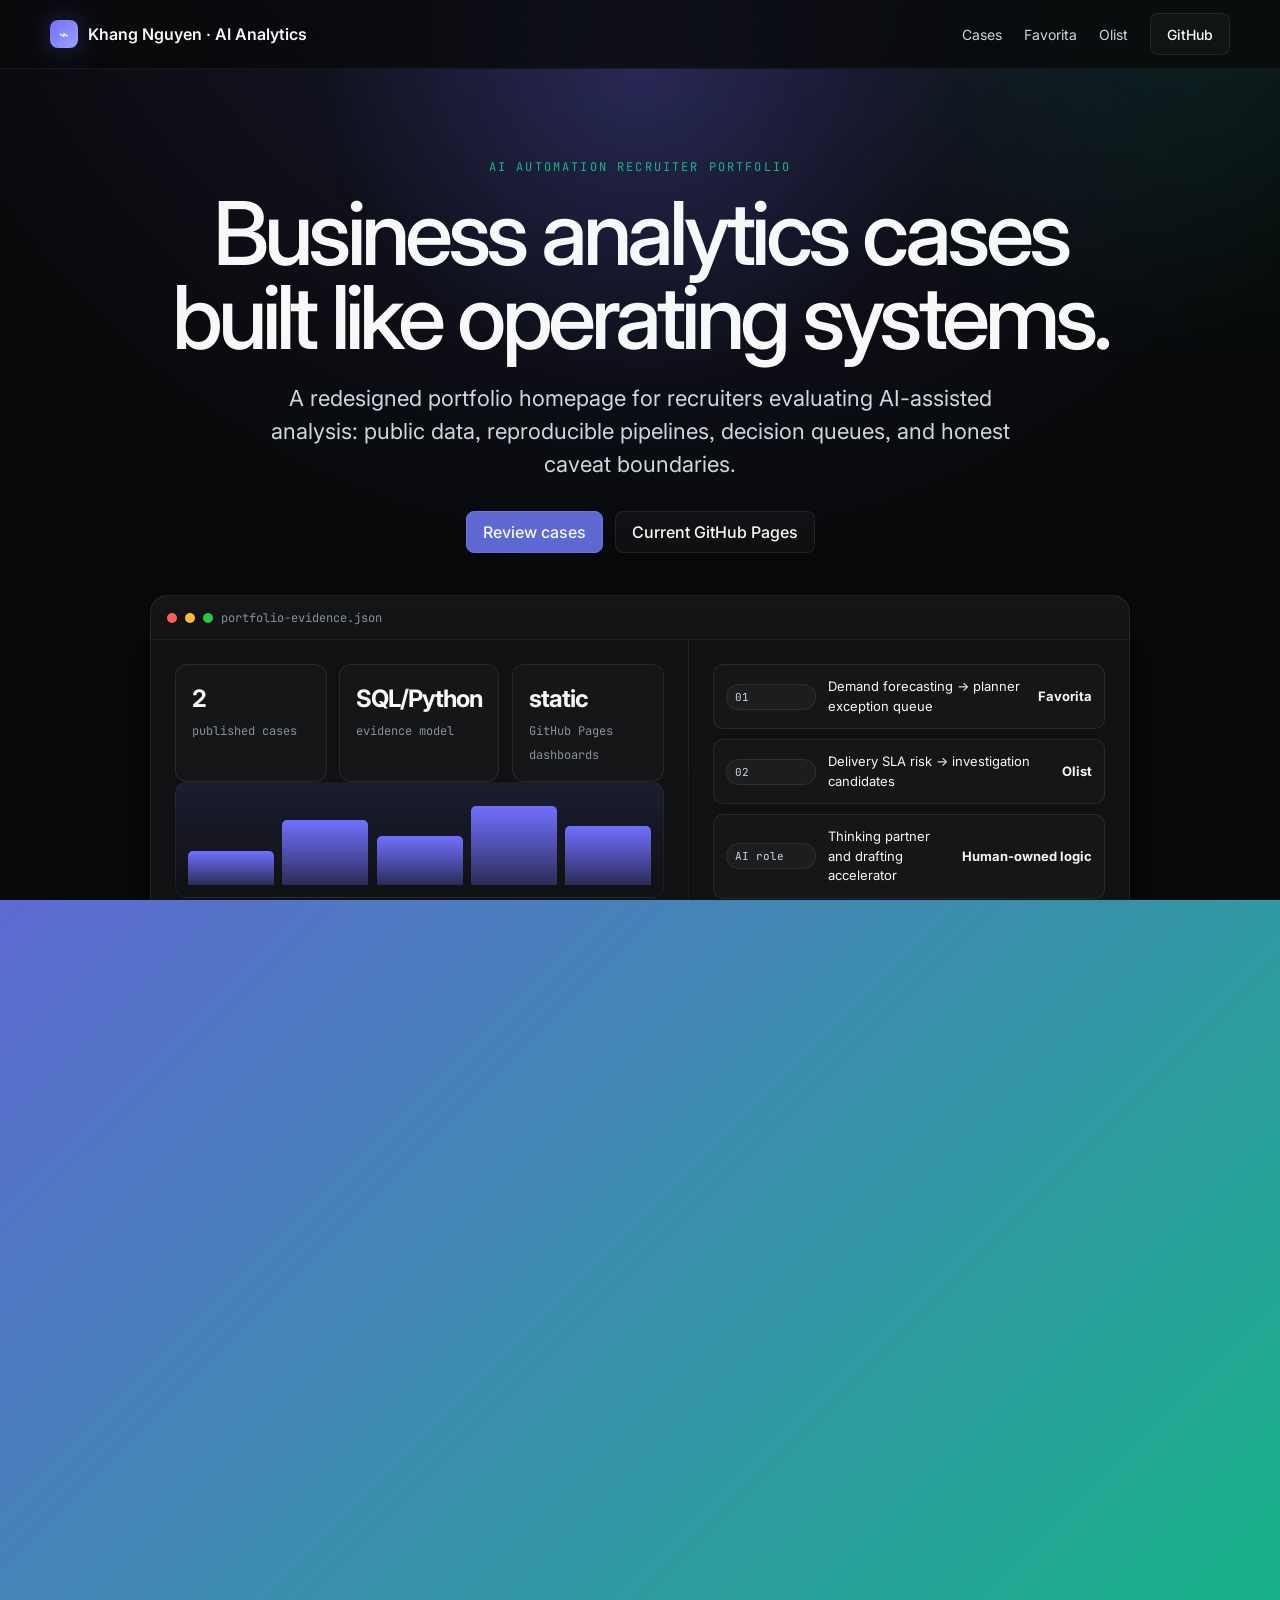
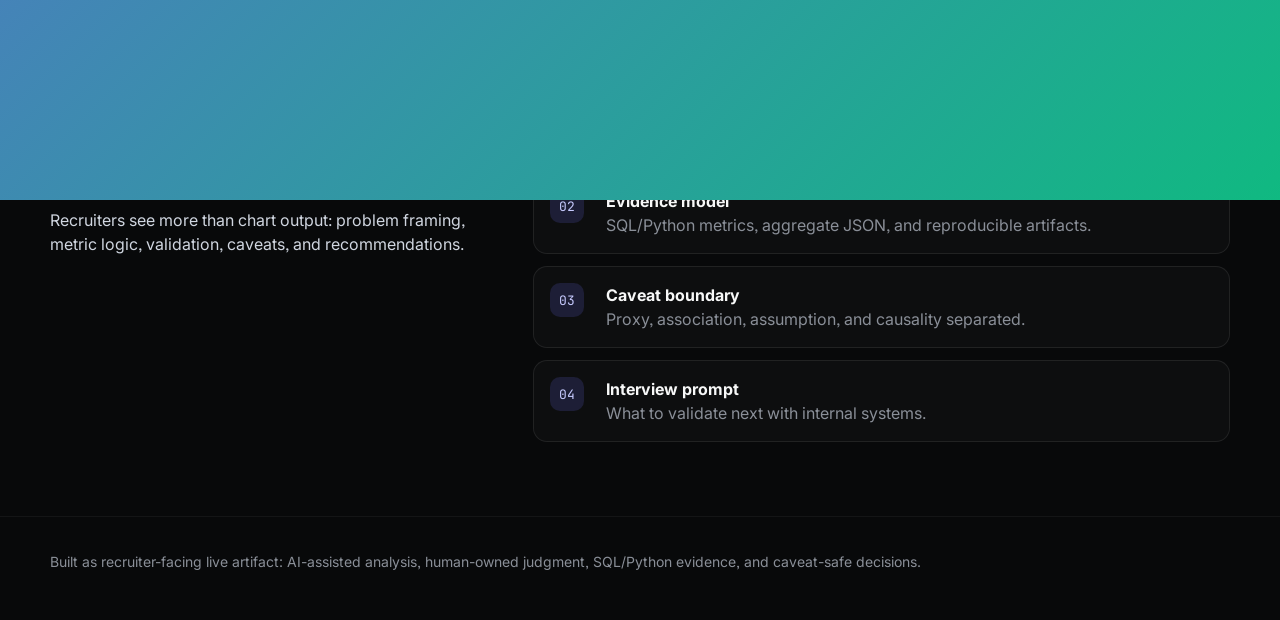
<file: docs/index.html>
<!doctype html><html lang="en"><head><meta charset="utf-8"><meta name="viewport" content="width=device-width,initial-scale=1"><link href="https://fonts.googleapis.com/css2?family=Inter:wght@300;400;500;600&family=JetBrains+Mono:wght@400;500&display=swap" rel="stylesheet"><title>AI Automation Analytics Portfolio</title><style>
:root{--bg:#08090a;--panel:#0f1011;--surface:#191a1b;--surface2:#23252a;--fg:#f7f8f8;--muted:#8a8f98;--body:#d0d6e0;--border:rgba(255,255,255,.08);--hair:rgba(255,255,255,.05);--accent:#7170ff;--accent2:#10b981;--warn:#f59e0b;--font:'Inter',-apple-system,BlinkMacSystemFont,'Segoe UI',system-ui,sans-serif;--mono:'JetBrains Mono',ui-monospace,SFMono-Regular,Menlo,monospace}*{box-sizing:border-box}html{scroll-behavior:smooth}body{margin:0;background:radial-gradient(circle at 50% -10%,rgba(113,112,255,.18),transparent 32%),var(--bg);color:var(--fg);font-family:var(--font);font-feature-settings:'cv01','ss03';line-height:1.5}a{color:inherit;text-decoration:none}.wrap{width:min(1180px,calc(100% - 40px));margin:auto}.nav{position:sticky;top:0;z-index:20;background:rgba(8,9,10,.78);backdrop-filter:blur(18px);border-bottom:1px solid var(--hair)}.nav-in{height:68px;display:flex;align-items:center;justify-content:space-between}.brand{display:flex;gap:10px;align-items:center;font-weight:590}.mark{width:28px;height:28px;border-radius:8px;background:linear-gradient(135deg,var(--accent),#9aa2ff);display:grid;place-items:center;box-shadow:0 0 32px rgba(113,112,255,.35)}.links{display:flex;gap:22px;align-items:center;color:var(--body);font-size:14px}.btn{display:inline-flex;align-items:center;justify-content:center;gap:8px;min-height:42px;padding:0 16px;border:1px solid var(--border);border-radius:8px;background:rgba(255,255,255,.03);color:var(--fg);font-weight:510;cursor:pointer}.btn.primary{background:#5e6ad2;border-color:#6e76df}.btn:hover{background:rgba(255,255,255,.07)}.hero{padding:92px 0 54px;text-align:center}.kicker{font:12px/1 var(--mono);letter-spacing:.18em;text-transform:uppercase;color:var(--accent2);margin-bottom:18px}.hero h1{font-size:clamp(46px,7vw,88px);line-height:.96;letter-spacing:-.055em;margin:0 auto 22px;max-width:980px;font-weight:510}.lead{font-size:clamp(18px,2vw,22px);color:var(--body);max-width:760px;margin:0 auto 30px}.cta{display:flex;gap:12px;justify-content:center;flex-wrap:wrap}.console{margin:42px auto 0;max-width:980px;border:1px solid var(--border);border-radius:18px;background:linear-gradient(180deg,rgba(255,255,255,.05),rgba(255,255,255,.02));box-shadow:0 20px 80px rgba(0,0,0,.36);overflow:hidden;text-align:left}.bar{height:44px;border-bottom:1px solid var(--hair);display:flex;align-items:center;gap:8px;padding:0 16px;color:var(--muted);font:12px var(--mono)}.dot{width:10px;height:10px;border-radius:99px;background:#3e3e44}.dot:nth-child(1){background:#ff5f57}.dot:nth-child(2){background:#febc2e}.dot:nth-child(3){background:#28c840}.dash{display:grid;grid-template-columns:1.1fr .9fr;gap:1px;background:var(--hair)}.pane{background:#101113;padding:24px}.metric-grid{display:grid;grid-template-columns:repeat(3,1fr);gap:12px}.metric{border:1px solid var(--border);border-radius:12px;padding:16px;background:rgba(255,255,255,.025)}.metric b{display:block;font-size:24px;letter-spacing:-.04em}.metric span{font:12px var(--mono);color:var(--muted)}.queue{display:grid;gap:10px}.row{display:grid;grid-template-columns:90px 1fr auto;gap:12px;align-items:center;padding:12px;border:1px solid var(--border);border-radius:10px;background:rgba(255,255,255,.025);font-size:13px}.pill{font:11px var(--mono);color:var(--body);border:1px solid var(--border);border-radius:999px;padding:5px 8px;background:rgba(255,255,255,.03)}section{padding:74px 0}.section-head{display:flex;justify-content:space-between;gap:24px;align-items:end;margin-bottom:24px}.section-head h2{font-size:clamp(32px,4vw,52px);line-height:1;letter-spacing:-.04em;margin:0;font-weight:510}.section-head p{color:var(--muted);max-width:460px;margin:0}.cards{display:grid;grid-template-columns:repeat(2,1fr);gap:18px}.card{border:1px solid var(--border);border-radius:18px;background:rgba(255,255,255,.025);padding:24px;position:relative;overflow:hidden}.card h3{font-size:26px;line-height:1.1;letter-spacing:-.03em;margin:10px 0 12px}.card p{color:var(--body);margin:0 0 18px}.proof{display:flex;gap:8px;flex-wrap:wrap;margin:18px 0}.mini-chart{height:116px;border:1px solid var(--hair);border-radius:12px;background:linear-gradient(180deg,rgba(113,112,255,.12),transparent);display:flex;align-items:end;gap:8px;padding:12px}.barv{flex:1;background:linear-gradient(180deg,var(--accent),rgba(113,112,255,.28));border-radius:5px 5px 0 0;min-height:18px}.split{display:grid;grid-template-columns:.8fr 1.2fr;gap:18px}.steps{display:grid;gap:12px}.step{display:grid;grid-template-columns:42px 1fr;gap:14px;padding:16px;border:1px solid var(--border);border-radius:14px;background:rgba(255,255,255,.025)}.num{width:34px;height:34px;border-radius:10px;background:rgba(113,112,255,.16);display:grid;place-items:center;font:13px var(--mono);color:#c7cbff}.footer{border-top:1px solid var(--hair);padding:34px 0 48px;color:var(--muted);font-size:14px}.page-hero{text-align:left}.page-hero h1{max-width:920px;margin-left:0}.detail-grid{display:grid;grid-template-columns:1fr 1fr;gap:18px}.evidence-list{margin:0;padding:0;list-style:none;display:grid;gap:12px}.evidence-list li{padding:14px;border:1px solid var(--border);border-radius:12px;background:rgba(255,255,255,.025);color:var(--body)}.tabbar{display:flex;gap:8px;flex-wrap:wrap;margin-bottom:16px}.tab{border:1px solid var(--border);background:rgba(255,255,255,.03);color:var(--body);border-radius:999px;padding:10px 13px;cursor:pointer}.tab.active{background:#5e6ad2;color:white}.tab-panel{display:none}.tab-panel.active{display:block}.copybox{width:100%;min-height:116px;background:#0b0c0e;color:var(--body);border:1px solid var(--border);border-radius:12px;padding:14px;font:13px/1.55 var(--mono)}@media(max-width:820px){.links{display:none}.dash,.cards,.split,.detail-grid{grid-template-columns:1fr}.section-head{display:block}.metric-grid{grid-template-columns:1fr}.hero{padding-top:64px}.row{grid-template-columns:1fr}.wrap{width:min(100% - 28px,1180px)}}

/* Motion upgrade */
body::before{content:"";position:fixed;inset:-20%;pointer-events:none;z-index:-1;background:radial-gradient(circle at var(--mx,50%) var(--my,20%),rgba(113,112,255,.22),transparent 24%),radial-gradient(circle at 82% 12%,rgba(16,185,129,.12),transparent 22%);filter:blur(8px);transition:opacity .4s}body.is-loading main{opacity:0;transform:translateY(18px) scale(.985);filter:blur(10px)}main{opacity:1;transform:none;filter:none;transition:opacity .75s cubic-bezier(.2,.8,.2,1),transform .75s cubic-bezier(.2,.8,.2,1),filter .75s cubic-bezier(.2,.8,.2,1)}.hero h1,.lead,.cta,.console,.card,.step,.pane,.metric,.evidence-list li{will-change:transform,opacity}.reveal{opacity:0;transform:translateY(34px) scale(.98);filter:blur(8px)}.reveal.in{opacity:1;transform:none;filter:none;transition:opacity .8s cubic-bezier(.2,.8,.2,1),transform .8s cubic-bezier(.2,.8,.2,1),filter .8s cubic-bezier(.2,.8,.2,1);transition-delay:calc(var(--stagger,0)*70ms)}.card,.pane,.step,.metric{transition:transform .35s cubic-bezier(.2,.8,.2,1),border-color .35s,background .35s,box-shadow .35s}.card:hover,.pane:hover,.step:hover,.metric:hover{transform:translateY(-6px);border-color:rgba(113,112,255,.34);box-shadow:0 24px 80px rgba(0,0,0,.28),0 0 0 1px rgba(113,112,255,.08)}.card.tilt{transform:perspective(900px) rotateX(var(--rx,0deg)) rotateY(var(--ry,0deg)) translateY(-4px)}.btn{transition:transform .22s cubic-bezier(.2,.8,.2,1),background .22s,border-color .22s,box-shadow .22s}.btn:hover{transform:translateY(-2px);box-shadow:0 12px 34px rgba(113,112,255,.18)}.btn.primary:hover{box-shadow:0 18px 46px rgba(94,106,210,.32)}.barv{transform-origin:bottom;animation:barRise .9s cubic-bezier(.2,.8,.2,1) both;animation-delay:calc(var(--i,0)*90ms)}.barv:nth-child(1){--i:1}.barv:nth-child(2){--i:2}.barv:nth-child(3){--i:3}.barv:nth-child(4){--i:4}.barv:nth-child(5){--i:5}@keyframes barRise{from{transform:scaleY(.08);opacity:.35}to{transform:scaleY(1);opacity:1}}.row{transition:transform .28s,background .28s,border-color .28s}.row:hover{transform:translateX(8px);background:rgba(113,112,255,.08);border-color:rgba(113,112,255,.22)}.tab{transition:transform .2s,background .25s,color .25s}.tab:hover{transform:translateY(-2px)}.tab-panel{animation:panelIn .34s cubic-bezier(.2,.8,.2,1)}@keyframes panelIn{from{opacity:0;transform:translateY(10px);filter:blur(4px)}to{opacity:1;transform:none;filter:none}}.route-wipe{position:fixed;inset:0;z-index:999;background:linear-gradient(135deg,#5e6ad2,#10b981);transform:translateY(100%);pointer-events:none}.route-wipe.go{animation:wipe .62s cubic-bezier(.76,0,.24,1) forwards}@keyframes wipe{0%{transform:translateY(100%)}50%{transform:translateY(0)}100%{transform:translateY(-100%)}}@media(prefers-reduced-motion:reduce){*,*::before,*::after{animation:none!important;transition:none!important;scroll-behavior:auto!important}.reveal{opacity:1;transform:none;filter:none}}

</style></head><body><nav class="nav"><div class="wrap nav-in"><a class="brand" href="./"><span class="mark">⌁</span><span>Khang Nguyen · AI Analytics</span></a><div class="links"><a href="#cases">Cases</a><a href="demand-forecasting-replenishment/">Favorita</a><a href="inventory-stockout-overstock-analysis/">Olist</a><a class="btn" href="https://github.com/im-khang/data-analytics-stuff">GitHub</a></div></div></nav>
<main>
<section class="hero"><div class="wrap"><div class="kicker">AI automation recruiter portfolio</div><h1>Business analytics cases built like operating systems.</h1><p class="lead">A redesigned portfolio homepage for recruiters evaluating AI-assisted analysis: public data, reproducible pipelines, decision queues, and honest caveat boundaries.</p><div class="cta"><a class="btn primary" href="#cases">Review cases</a><a class="btn" href="./">Current GitHub Pages</a></div><div class="console"><div class="bar"><span class="dot"></span><span class="dot"></span><span class="dot"></span><span>portfolio-evidence.json</span></div><div class="dash"><div class="pane"><div class="metric-grid"><div class="metric"><b>2</b><span>published cases</span></div><div class="metric"><b>SQL/Python</b><span>evidence model</span></div><div class="metric"><b>static</b><span>GitHub Pages dashboards</span></div></div><div class="mini-chart" aria-label="portfolio signal chart"><span class="barv" style="height:38%"></span><span class="barv" style="height:72%"></span><span class="barv" style="height:54%"></span><span class="barv" style="height:88%"></span><span class="barv" style="height:66%"></span></div></div><div class="pane queue"><div class="row"><span class="pill">01</span><span>Demand forecasting → planner exception queue</span><b>Favorita</b></div><div class="row"><span class="pill">02</span><span>Delivery SLA risk → investigation candidates</span><b>Olist</b></div><div class="row"><span class="pill">AI role</span><span>Thinking partner and drafting accelerator</span><b>Human-owned logic</b></div></div></div></div></div></section>
<section id="cases"><div class="wrap"><div class="section-head"><h2>Two case-study subpages, designed for recruiter scan speed.</h2><p>Each case leads with decision question, proof artifacts, caveats, and next interview prompts instead of generic dashboard screenshots.</p></div><div class="cards"><article class="card"><span class="pill">Demand planning case</span><h3>Favorita Planner Exception Queue</h3><p>Baseline forecasts become planner-review candidates using WAPE, MAE, Bias %, Forecast Score, FVA framing, ABC/XYZ segmentation, and replenishment assumptions.</p><div class="proof"><span class="pill">Forecast metrics</span><span class="pill">Planner queue</span><span class="pill">Assumption caveats</span></div><a class="btn primary" href="demand-forecasting-replenishment/">Open case page</a></article><article class="card"><span class="pill">Delivery operations case</span><h3>Olist Delivery SLA Risk</h3><p>Late-delivery exposure, review-score association, and seller/category/region investigation candidates framed without unsupported root-cause claims.</p><div class="proof"><span class="pill">96,470 delivered orders</span><span class="pill">6.77% late rate</span><span class="pill">Candidate ranking</span></div><a class="btn primary" href="inventory-stockout-overstock-analysis/">Open case page</a></article></div></div></section>
<section><div class="wrap split"><div><div class="kicker">Operating system</div><h2 style="font-size:42px;line-height:1;letter-spacing:-.04em;margin:0 0 16px">How every project proves judgment.</h2><p style="color:var(--body)">Recruiters see more than chart output: problem framing, metric logic, validation, caveats, and recommendations.</p></div><div class="steps"><div class="step"><span class="num">01</span><div><b>Stakeholder pain</b><br><span style="color:var(--muted)">Planning, logistics, or operations friction named first.</span></div></div><div class="step"><span class="num">02</span><div><b>Evidence model</b><br><span style="color:var(--muted)">SQL/Python metrics, aggregate JSON, and reproducible artifacts.</span></div></div><div class="step"><span class="num">03</span><div><b>Caveat boundary</b><br><span style="color:var(--muted)">Proxy, association, assumption, and causality separated.</span></div></div><div class="step"><span class="num">04</span><div><b>Interview prompt</b><br><span style="color:var(--muted)">What to validate next with internal systems.</span></div></div></div></div></section>
</main><footer class="footer"><div class="wrap">Built as recruiter-facing live artifact: AI-assisted analysis, human-owned judgment, SQL/Python evidence, and caveat-safe decisions.</div></footer><script>document.body.classList.add('is-loading');requestAnimationFrame(()=>setTimeout(()=>document.body.classList.remove('is-loading'),80));const wipe=document.createElement('div');wipe.className='route-wipe';document.body.appendChild(wipe);document.addEventListener('pointermove',e=>{document.body.style.setProperty('--mx',e.clientX+'px');document.body.style.setProperty('--my',e.clientY+'px')},{passive:true});const revealEls=[...document.querySelectorAll('.hero h1,.lead,.cta,.console,.card,.step,.pane,.metric,.evidence-list li')];revealEls.forEach((el,i)=>{el.classList.add('reveal');el.style.setProperty('--stagger',Math.min(i%6,5))});const io=new IntersectionObserver(entries=>entries.forEach(entry=>{if(entry.isIntersecting){entry.target.classList.add('in');io.unobserve(entry.target)}}),{threshold:.14,rootMargin:'0px 0px -8% 0px'});revealEls.forEach(el=>io.observe(el));document.querySelectorAll('.card').forEach(card=>{card.addEventListener('pointermove',e=>{const r=card.getBoundingClientRect();const x=(e.clientX-r.left)/r.width-.5;const y=(e.clientY-r.top)/r.height-.5;card.classList.add('tilt');card.style.setProperty('--ry',(x*5).toFixed(2)+'deg');card.style.setProperty('--rx',(-y*5).toFixed(2)+'deg')});card.addEventListener('pointerleave',()=>{card.classList.remove('tilt');card.style.removeProperty('--rx');card.style.removeProperty('--ry')})});document.querySelectorAll('a[href$=".html"]').forEach(a=>a.addEventListener('click',e=>{if(e.metaKey||e.ctrlKey||e.shiftKey||e.altKey)return;const href=a.getAttribute('href');if(!href||href.startsWith('#'))return;e.preventDefault();wipe.classList.add('go');setTimeout(()=>location.href=href,360)}));document.querySelectorAll('[data-tabs]').forEach(function(scope){const tabs=scope.querySelectorAll('.tab');const panels=scope.querySelectorAll('.tab-panel');tabs.forEach(tab=>tab.addEventListener('click',()=>{tabs.forEach(t=>t.classList.remove('active'));panels.forEach(p=>p.classList.remove('active'));tab.classList.add('active');const panel=scope.querySelector('#'+tab.dataset.target);if(panel)panel.classList.add('active')}))});document.querySelectorAll('[data-copy]').forEach(btn=>btn.addEventListener('click',()=>{const el=document.querySelector(btn.dataset.copy);navigator.clipboard&&el&&navigator.clipboard.writeText(el.value);btn.textContent='Copied';btn.animate([{transform:'scale(1)'},{transform:'scale(1.06)'},{transform:'scale(1)'}],{duration:260,easing:'cubic-bezier(.2,.8,.2,1)'});setTimeout(()=>btn.textContent='Copy reviewer prompt',1200)}));</script></body></html>
</file>
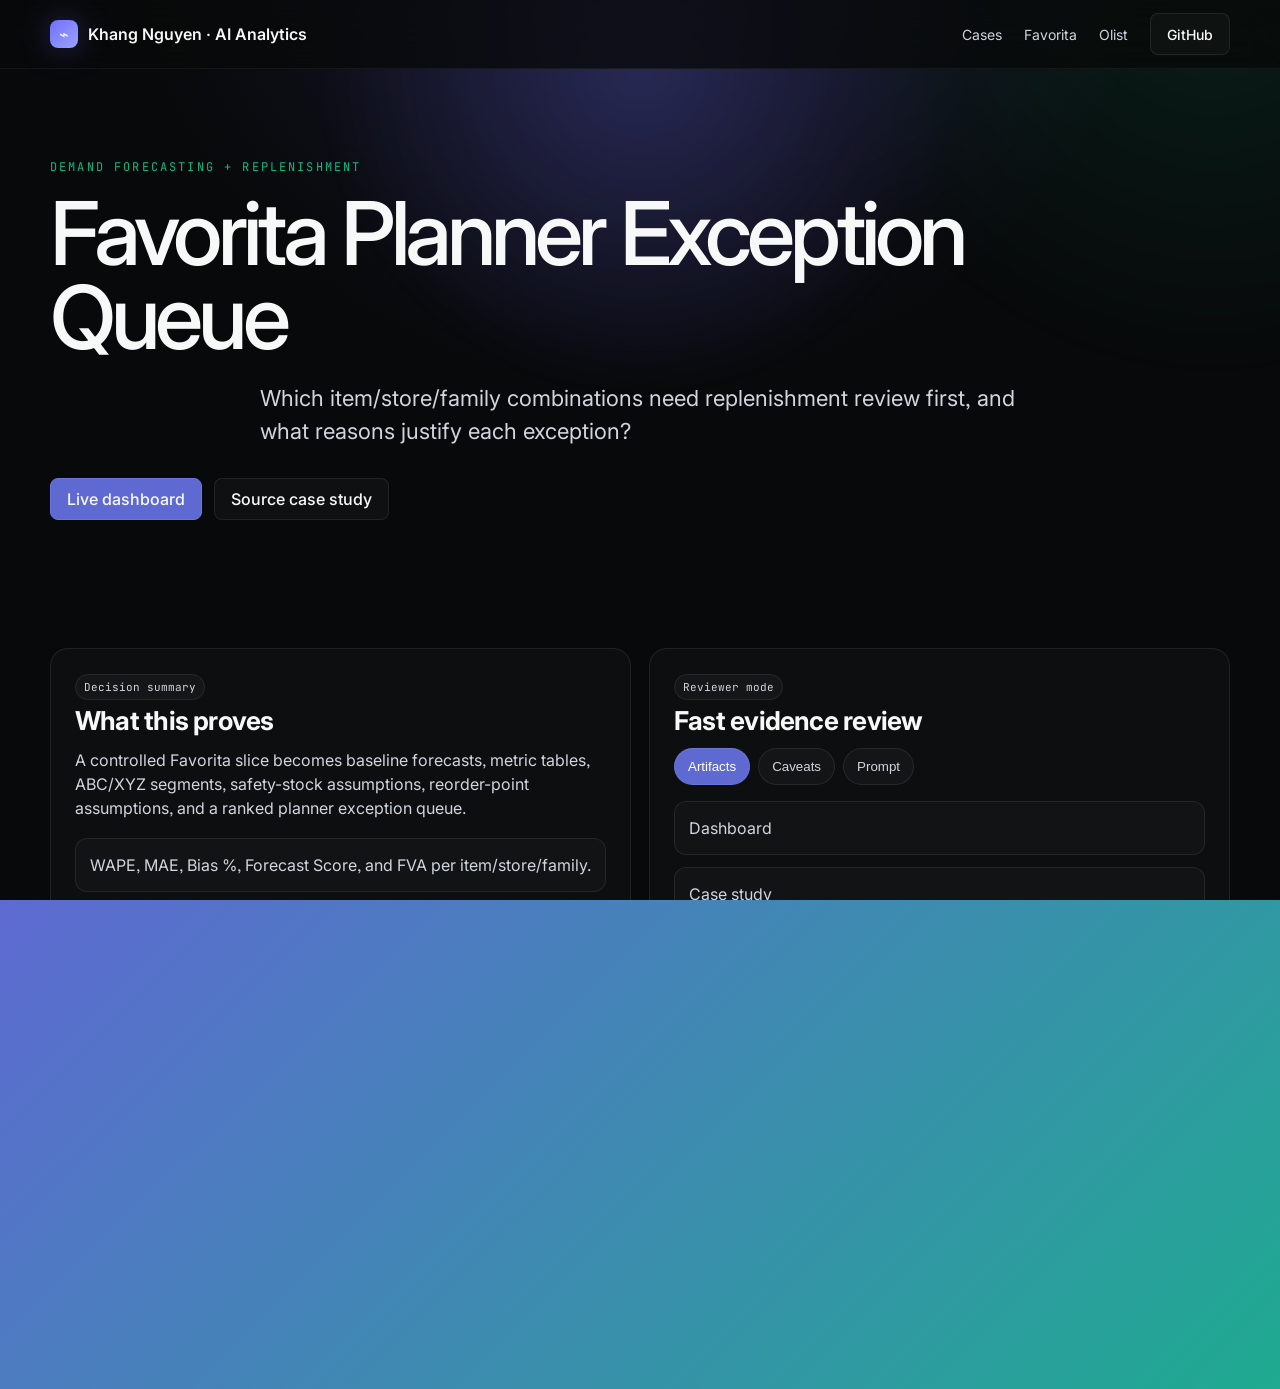
<file: docs/demand-forecasting-replenishment/index.html>
<!doctype html><html lang="en"><head><meta charset="utf-8"><meta name="viewport" content="width=device-width,initial-scale=1"><link href="https://fonts.googleapis.com/css2?family=Inter:wght@300;400;500;600&family=JetBrains+Mono:wght@400;500&display=swap" rel="stylesheet"><title>Favorita Planner Exception Queue</title><style>
:root{--bg:#08090a;--panel:#0f1011;--surface:#191a1b;--surface2:#23252a;--fg:#f7f8f8;--muted:#8a8f98;--body:#d0d6e0;--border:rgba(255,255,255,.08);--hair:rgba(255,255,255,.05);--accent:#7170ff;--accent2:#10b981;--warn:#f59e0b;--font:'Inter',-apple-system,BlinkMacSystemFont,'Segoe UI',system-ui,sans-serif;--mono:'JetBrains Mono',ui-monospace,SFMono-Regular,Menlo,monospace}*{box-sizing:border-box}html{scroll-behavior:smooth}body{margin:0;background:radial-gradient(circle at 50% -10%,rgba(113,112,255,.18),transparent 32%),var(--bg);color:var(--fg);font-family:var(--font);font-feature-settings:'cv01','ss03';line-height:1.5}a{color:inherit;text-decoration:none}.wrap{width:min(1180px,calc(100% - 40px));margin:auto}.nav{position:sticky;top:0;z-index:20;background:rgba(8,9,10,.78);backdrop-filter:blur(18px);border-bottom:1px solid var(--hair)}.nav-in{height:68px;display:flex;align-items:center;justify-content:space-between}.brand{display:flex;gap:10px;align-items:center;font-weight:590}.mark{width:28px;height:28px;border-radius:8px;background:linear-gradient(135deg,var(--accent),#9aa2ff);display:grid;place-items:center;box-shadow:0 0 32px rgba(113,112,255,.35)}.links{display:flex;gap:22px;align-items:center;color:var(--body);font-size:14px}.btn{display:inline-flex;align-items:center;justify-content:center;gap:8px;min-height:42px;padding:0 16px;border:1px solid var(--border);border-radius:8px;background:rgba(255,255,255,.03);color:var(--fg);font-weight:510;cursor:pointer}.btn.primary{background:#5e6ad2;border-color:#6e76df}.btn:hover{background:rgba(255,255,255,.07)}.hero{padding:92px 0 54px;text-align:center}.kicker{font:12px/1 var(--mono);letter-spacing:.18em;text-transform:uppercase;color:var(--accent2);margin-bottom:18px}.hero h1{font-size:clamp(46px,7vw,88px);line-height:.96;letter-spacing:-.055em;margin:0 auto 22px;max-width:980px;font-weight:510}.lead{font-size:clamp(18px,2vw,22px);color:var(--body);max-width:760px;margin:0 auto 30px}.cta{display:flex;gap:12px;justify-content:center;flex-wrap:wrap}.console{margin:42px auto 0;max-width:980px;border:1px solid var(--border);border-radius:18px;background:linear-gradient(180deg,rgba(255,255,255,.05),rgba(255,255,255,.02));box-shadow:0 20px 80px rgba(0,0,0,.36);overflow:hidden;text-align:left}.bar{height:44px;border-bottom:1px solid var(--hair);display:flex;align-items:center;gap:8px;padding:0 16px;color:var(--muted);font:12px var(--mono)}.dot{width:10px;height:10px;border-radius:99px;background:#3e3e44}.dot:nth-child(1){background:#ff5f57}.dot:nth-child(2){background:#febc2e}.dot:nth-child(3){background:#28c840}.dash{display:grid;grid-template-columns:1.1fr .9fr;gap:1px;background:var(--hair)}.pane{background:#101113;padding:24px}.metric-grid{display:grid;grid-template-columns:repeat(3,1fr);gap:12px}.metric{border:1px solid var(--border);border-radius:12px;padding:16px;background:rgba(255,255,255,.025)}.metric b{display:block;font-size:24px;letter-spacing:-.04em}.metric span{font:12px var(--mono);color:var(--muted)}.queue{display:grid;gap:10px}.row{display:grid;grid-template-columns:90px 1fr auto;gap:12px;align-items:center;padding:12px;border:1px solid var(--border);border-radius:10px;background:rgba(255,255,255,.025);font-size:13px}.pill{font:11px var(--mono);color:var(--body);border:1px solid var(--border);border-radius:999px;padding:5px 8px;background:rgba(255,255,255,.03)}section{padding:74px 0}.section-head{display:flex;justify-content:space-between;gap:24px;align-items:end;margin-bottom:24px}.section-head h2{font-size:clamp(32px,4vw,52px);line-height:1;letter-spacing:-.04em;margin:0;font-weight:510}.section-head p{color:var(--muted);max-width:460px;margin:0}.cards{display:grid;grid-template-columns:repeat(2,1fr);gap:18px}.card{border:1px solid var(--border);border-radius:18px;background:rgba(255,255,255,.025);padding:24px;position:relative;overflow:hidden}.card h3{font-size:26px;line-height:1.1;letter-spacing:-.03em;margin:10px 0 12px}.card p{color:var(--body);margin:0 0 18px}.proof{display:flex;gap:8px;flex-wrap:wrap;margin:18px 0}.mini-chart{height:116px;border:1px solid var(--hair);border-radius:12px;background:linear-gradient(180deg,rgba(113,112,255,.12),transparent);display:flex;align-items:end;gap:8px;padding:12px}.barv{flex:1;background:linear-gradient(180deg,var(--accent),rgba(113,112,255,.28));border-radius:5px 5px 0 0;min-height:18px}.split{display:grid;grid-template-columns:.8fr 1.2fr;gap:18px}.steps{display:grid;gap:12px}.step{display:grid;grid-template-columns:42px 1fr;gap:14px;padding:16px;border:1px solid var(--border);border-radius:14px;background:rgba(255,255,255,.025)}.num{width:34px;height:34px;border-radius:10px;background:rgba(113,112,255,.16);display:grid;place-items:center;font:13px var(--mono);color:#c7cbff}.footer{border-top:1px solid var(--hair);padding:34px 0 48px;color:var(--muted);font-size:14px}.page-hero{text-align:left}.page-hero h1{max-width:920px;margin-left:0}.detail-grid{display:grid;grid-template-columns:1fr 1fr;gap:18px}.evidence-list{margin:0;padding:0;list-style:none;display:grid;gap:12px}.evidence-list li{padding:14px;border:1px solid var(--border);border-radius:12px;background:rgba(255,255,255,.025);color:var(--body)}.tabbar{display:flex;gap:8px;flex-wrap:wrap;margin-bottom:16px}.tab{border:1px solid var(--border);background:rgba(255,255,255,.03);color:var(--body);border-radius:999px;padding:10px 13px;cursor:pointer}.tab.active{background:#5e6ad2;color:white}.tab-panel{display:none}.tab-panel.active{display:block}.copybox{width:100%;min-height:116px;background:#0b0c0e;color:var(--body);border:1px solid var(--border);border-radius:12px;padding:14px;font:13px/1.55 var(--mono)}@media(max-width:820px){.links{display:none}.dash,.cards,.split,.detail-grid{grid-template-columns:1fr}.section-head{display:block}.metric-grid{grid-template-columns:1fr}.hero{padding-top:64px}.row{grid-template-columns:1fr}.wrap{width:min(100% - 28px,1180px)}}

/* Motion upgrade */
body::before{content:"";position:fixed;inset:-20%;pointer-events:none;z-index:-1;background:radial-gradient(circle at var(--mx,50%) var(--my,20%),rgba(113,112,255,.22),transparent 24%),radial-gradient(circle at 82% 12%,rgba(16,185,129,.12),transparent 22%);filter:blur(8px);transition:opacity .4s}body.is-loading main{opacity:0;transform:translateY(18px) scale(.985);filter:blur(10px)}main{opacity:1;transform:none;filter:none;transition:opacity .75s cubic-bezier(.2,.8,.2,1),transform .75s cubic-bezier(.2,.8,.2,1),filter .75s cubic-bezier(.2,.8,.2,1)}.hero h1,.lead,.cta,.console,.card,.step,.pane,.metric,.evidence-list li{will-change:transform,opacity}.reveal{opacity:0;transform:translateY(34px) scale(.98);filter:blur(8px)}.reveal.in{opacity:1;transform:none;filter:none;transition:opacity .8s cubic-bezier(.2,.8,.2,1),transform .8s cubic-bezier(.2,.8,.2,1),filter .8s cubic-bezier(.2,.8,.2,1);transition-delay:calc(var(--stagger,0)*70ms)}.card,.pane,.step,.metric{transition:transform .35s cubic-bezier(.2,.8,.2,1),border-color .35s,background .35s,box-shadow .35s}.card:hover,.pane:hover,.step:hover,.metric:hover{transform:translateY(-6px);border-color:rgba(113,112,255,.34);box-shadow:0 24px 80px rgba(0,0,0,.28),0 0 0 1px rgba(113,112,255,.08)}.card.tilt{transform:perspective(900px) rotateX(var(--rx,0deg)) rotateY(var(--ry,0deg)) translateY(-4px)}.btn{transition:transform .22s cubic-bezier(.2,.8,.2,1),background .22s,border-color .22s,box-shadow .22s}.btn:hover{transform:translateY(-2px);box-shadow:0 12px 34px rgba(113,112,255,.18)}.btn.primary:hover{box-shadow:0 18px 46px rgba(94,106,210,.32)}.barv{transform-origin:bottom;animation:barRise .9s cubic-bezier(.2,.8,.2,1) both;animation-delay:calc(var(--i,0)*90ms)}.barv:nth-child(1){--i:1}.barv:nth-child(2){--i:2}.barv:nth-child(3){--i:3}.barv:nth-child(4){--i:4}.barv:nth-child(5){--i:5}@keyframes barRise{from{transform:scaleY(.08);opacity:.35}to{transform:scaleY(1);opacity:1}}.row{transition:transform .28s,background .28s,border-color .28s}.row:hover{transform:translateX(8px);background:rgba(113,112,255,.08);border-color:rgba(113,112,255,.22)}.tab{transition:transform .2s,background .25s,color .25s}.tab:hover{transform:translateY(-2px)}.tab-panel{animation:panelIn .34s cubic-bezier(.2,.8,.2,1)}@keyframes panelIn{from{opacity:0;transform:translateY(10px);filter:blur(4px)}to{opacity:1;transform:none;filter:none}}.route-wipe{position:fixed;inset:0;z-index:999;background:linear-gradient(135deg,#5e6ad2,#10b981);transform:translateY(100%);pointer-events:none}.route-wipe.go{animation:wipe .62s cubic-bezier(.76,0,.24,1) forwards}@keyframes wipe{0%{transform:translateY(100%)}50%{transform:translateY(0)}100%{transform:translateY(-100%)}}@media(prefers-reduced-motion:reduce){*,*::before,*::after{animation:none!important;transition:none!important;scroll-behavior:auto!important}.reveal{opacity:1;transform:none;filter:none}}

</style></head><body><nav class="nav"><div class="wrap nav-in"><a class="brand" href="../"><span class="mark">⌁</span><span>Khang Nguyen · AI Analytics</span></a><div class="links"><a href="../#cases">Cases</a><a href="./">Favorita</a><a href="../inventory-stockout-overstock-analysis/">Olist</a><a class="btn" href="https://github.com/im-khang/data-analytics-stuff">GitHub</a></div></div></nav>
<main><section class="hero page-hero"><div class="wrap"><div class="kicker">Demand forecasting + replenishment</div><h1>Favorita Planner Exception Queue</h1><p class="lead">Which item/store/family combinations need replenishment review first, and what reasons justify each exception?</p><div class="cta" style="justify-content:flex-start"><a class="btn primary" href="./">Live dashboard</a><a class="btn" href="https://github.com/im-khang/data-analytics-stuff/tree/master/case-studies/demand-forecasting-replenishment">Source case study</a></div></div></section><section><div class="wrap detail-grid"><article class="card"><span class="pill">Decision summary</span><h3>What this proves</h3><p>A controlled Favorita slice becomes baseline forecasts, metric tables, ABC/XYZ segments, safety-stock assumptions, reorder-point assumptions, and a ranked planner exception queue.</p><ul class="evidence-list"><li>WAPE, MAE, Bias %, Forecast Score, and FVA per item/store/family.</li><li>Planner queue ranked by demand volume, absolute bias, error, and variability.</li><li>Reason codes include high_volume, under_forecast_bias, over_forecast_bias, high_error, volatile_demand, and replenishment_risk.</li><li>Safety stock and reorder point are transparent planning assumptions, not purchase instructions.</li></ul></article><article class="card" data-tabs><span class="pill">Reviewer mode</span><h3>Fast evidence review</h3><div class="tabbar"><button class="tab active" data-target="panel1">Artifacts</button><button class="tab" data-target="panel2">Caveats</button><button class="tab" data-target="panel3">Prompt</button></div><div id="panel1" class="tab-panel active"><ul class="evidence-list"><li><a href="./">Dashboard</a></li><li><a href="https://github.com/im-khang/data-analytics-stuff/tree/master/case-studies/demand-forecasting-replenishment">Case study</a></li><li><a href="./assets/data/build_metadata.json">Build metadata</a></li><li><a href="https://github.com/im-khang/data-analytics-stuff/tree/master/case-studies/demand-forecasting-replenishment">Code</a></li></ul></div><div id="panel2" class="tab-panel"><p style="color:var(--body)">Claims stay bounded by available public data. Outputs are decision-support candidates, not automated operational instructions or unsupported causal proof.</p></div><div id="panel3" class="tab-panel"><textarea id="prompt" class="copybox">Ask me how I would redesign this case if stock-on-hand, supplier lead-time history, open purchase orders, and service-level targets were available.</textarea><p><button class="btn" data-copy="#prompt">Copy reviewer prompt</button></p></div></article></div></section></main><footer class="footer"><div class="wrap">Built as recruiter-facing live artifact: AI-assisted analysis, human-owned judgment, SQL/Python evidence, and caveat-safe decisions.</div></footer><script>document.body.classList.add('is-loading');requestAnimationFrame(()=>setTimeout(()=>document.body.classList.remove('is-loading'),80));const wipe=document.createElement('div');wipe.className='route-wipe';document.body.appendChild(wipe);document.addEventListener('pointermove',e=>{document.body.style.setProperty('--mx',e.clientX+'px');document.body.style.setProperty('--my',e.clientY+'px')},{passive:true});const revealEls=[...document.querySelectorAll('.hero h1,.lead,.cta,.console,.card,.step,.pane,.metric,.evidence-list li')];revealEls.forEach((el,i)=>{el.classList.add('reveal');el.style.setProperty('--stagger',Math.min(i%6,5))});const io=new IntersectionObserver(entries=>entries.forEach(entry=>{if(entry.isIntersecting){entry.target.classList.add('in');io.unobserve(entry.target)}}),{threshold:.14,rootMargin:'0px 0px -8% 0px'});revealEls.forEach(el=>io.observe(el));document.querySelectorAll('.card').forEach(card=>{card.addEventListener('pointermove',e=>{const r=card.getBoundingClientRect();const x=(e.clientX-r.left)/r.width-.5;const y=(e.clientY-r.top)/r.height-.5;card.classList.add('tilt');card.style.setProperty('--ry',(x*5).toFixed(2)+'deg');card.style.setProperty('--rx',(-y*5).toFixed(2)+'deg')});card.addEventListener('pointerleave',()=>{card.classList.remove('tilt');card.style.removeProperty('--rx');card.style.removeProperty('--ry')})});document.querySelectorAll('a[href$=".html"]').forEach(a=>a.addEventListener('click',e=>{if(e.metaKey||e.ctrlKey||e.shiftKey||e.altKey)return;const href=a.getAttribute('href');if(!href||href.startsWith('#'))return;e.preventDefault();wipe.classList.add('go');setTimeout(()=>location.href=href,360)}));document.querySelectorAll('[data-tabs]').forEach(function(scope){const tabs=scope.querySelectorAll('.tab');const panels=scope.querySelectorAll('.tab-panel');tabs.forEach(tab=>tab.addEventListener('click',()=>{tabs.forEach(t=>t.classList.remove('active'));panels.forEach(p=>p.classList.remove('active'));tab.classList.add('active');const panel=scope.querySelector('#'+tab.dataset.target);if(panel)panel.classList.add('active')}))});document.querySelectorAll('[data-copy]').forEach(btn=>btn.addEventListener('click',()=>{const el=document.querySelector(btn.dataset.copy);navigator.clipboard&&el&&navigator.clipboard.writeText(el.value);btn.textContent='Copied';btn.animate([{transform:'scale(1)'},{transform:'scale(1.06)'},{transform:'scale(1)'}],{duration:260,easing:'cubic-bezier(.2,.8,.2,1)'});setTimeout(()=>btn.textContent='Copy reviewer prompt',1200)}));</script></body></html>
</file>
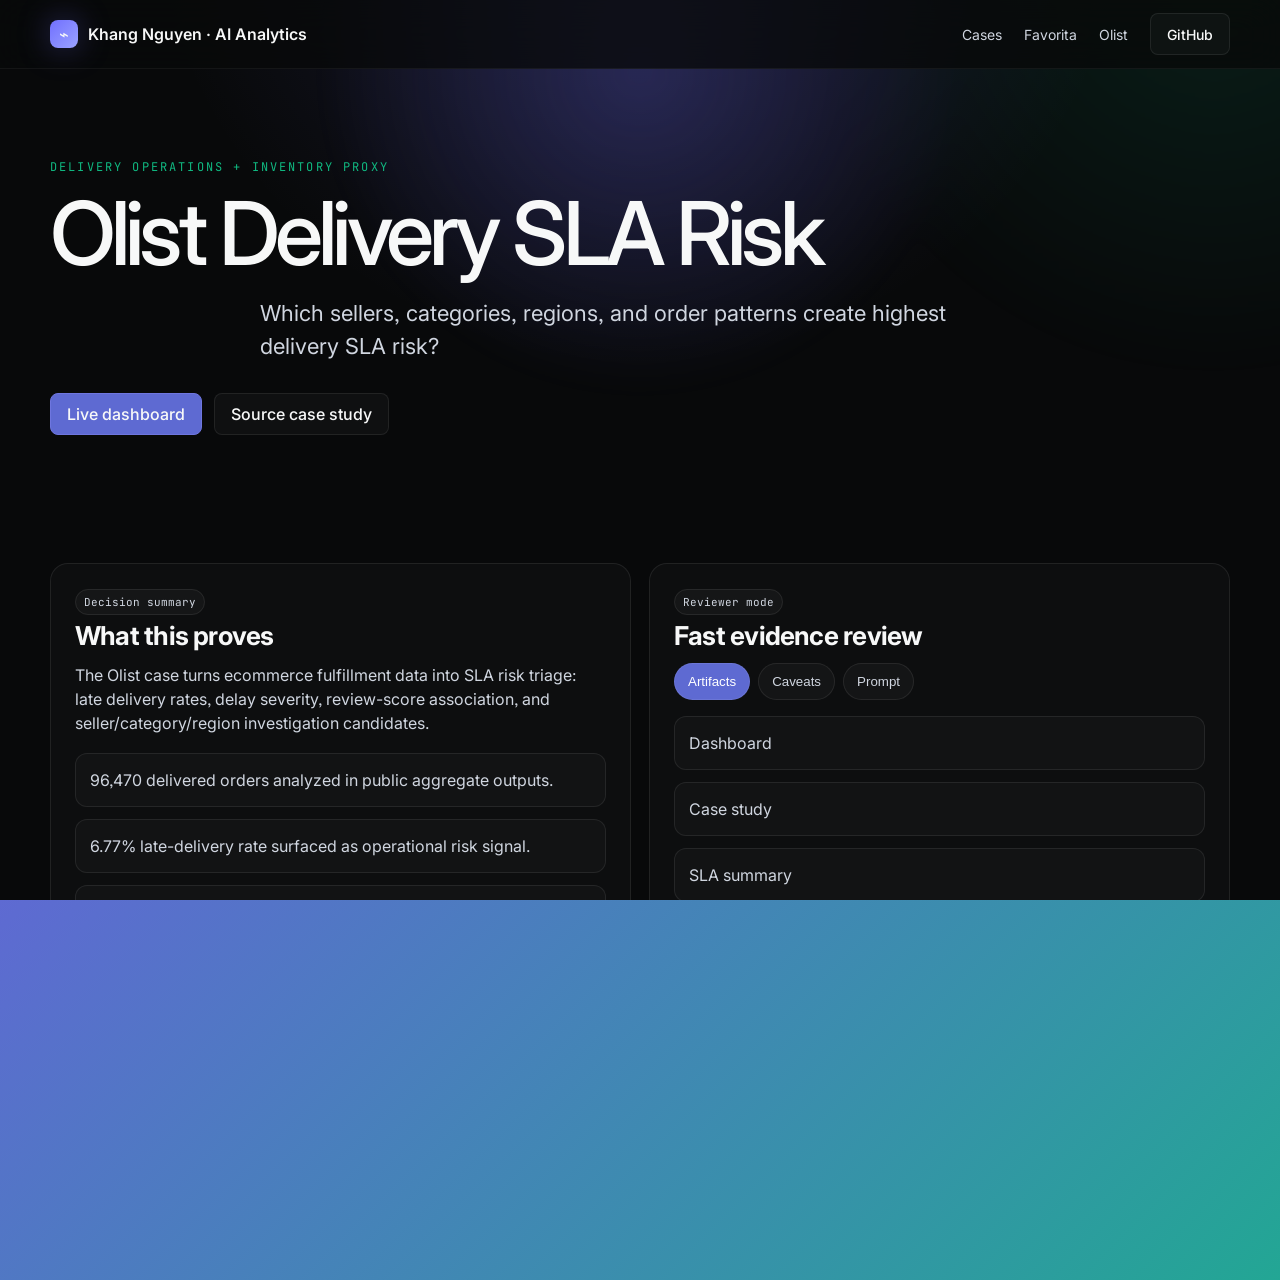
<file: docs/inventory-stockout-overstock-analysis/index.html>
<!doctype html><html lang="en"><head><meta charset="utf-8"><meta name="viewport" content="width=device-width,initial-scale=1"><link href="https://fonts.googleapis.com/css2?family=Inter:wght@300;400;500;600&family=JetBrains+Mono:wght@400;500&display=swap" rel="stylesheet"><title>Olist Delivery SLA Risk</title><style>
:root{--bg:#08090a;--panel:#0f1011;--surface:#191a1b;--surface2:#23252a;--fg:#f7f8f8;--muted:#8a8f98;--body:#d0d6e0;--border:rgba(255,255,255,.08);--hair:rgba(255,255,255,.05);--accent:#7170ff;--accent2:#10b981;--warn:#f59e0b;--font:'Inter',-apple-system,BlinkMacSystemFont,'Segoe UI',system-ui,sans-serif;--mono:'JetBrains Mono',ui-monospace,SFMono-Regular,Menlo,monospace}*{box-sizing:border-box}html{scroll-behavior:smooth}body{margin:0;background:radial-gradient(circle at 50% -10%,rgba(113,112,255,.18),transparent 32%),var(--bg);color:var(--fg);font-family:var(--font);font-feature-settings:'cv01','ss03';line-height:1.5}a{color:inherit;text-decoration:none}.wrap{width:min(1180px,calc(100% - 40px));margin:auto}.nav{position:sticky;top:0;z-index:20;background:rgba(8,9,10,.78);backdrop-filter:blur(18px);border-bottom:1px solid var(--hair)}.nav-in{height:68px;display:flex;align-items:center;justify-content:space-between}.brand{display:flex;gap:10px;align-items:center;font-weight:590}.mark{width:28px;height:28px;border-radius:8px;background:linear-gradient(135deg,var(--accent),#9aa2ff);display:grid;place-items:center;box-shadow:0 0 32px rgba(113,112,255,.35)}.links{display:flex;gap:22px;align-items:center;color:var(--body);font-size:14px}.btn{display:inline-flex;align-items:center;justify-content:center;gap:8px;min-height:42px;padding:0 16px;border:1px solid var(--border);border-radius:8px;background:rgba(255,255,255,.03);color:var(--fg);font-weight:510;cursor:pointer}.btn.primary{background:#5e6ad2;border-color:#6e76df}.btn:hover{background:rgba(255,255,255,.07)}.hero{padding:92px 0 54px;text-align:center}.kicker{font:12px/1 var(--mono);letter-spacing:.18em;text-transform:uppercase;color:var(--accent2);margin-bottom:18px}.hero h1{font-size:clamp(46px,7vw,88px);line-height:.96;letter-spacing:-.055em;margin:0 auto 22px;max-width:980px;font-weight:510}.lead{font-size:clamp(18px,2vw,22px);color:var(--body);max-width:760px;margin:0 auto 30px}.cta{display:flex;gap:12px;justify-content:center;flex-wrap:wrap}.console{margin:42px auto 0;max-width:980px;border:1px solid var(--border);border-radius:18px;background:linear-gradient(180deg,rgba(255,255,255,.05),rgba(255,255,255,.02));box-shadow:0 20px 80px rgba(0,0,0,.36);overflow:hidden;text-align:left}.bar{height:44px;border-bottom:1px solid var(--hair);display:flex;align-items:center;gap:8px;padding:0 16px;color:var(--muted);font:12px var(--mono)}.dot{width:10px;height:10px;border-radius:99px;background:#3e3e44}.dot:nth-child(1){background:#ff5f57}.dot:nth-child(2){background:#febc2e}.dot:nth-child(3){background:#28c840}.dash{display:grid;grid-template-columns:1.1fr .9fr;gap:1px;background:var(--hair)}.pane{background:#101113;padding:24px}.metric-grid{display:grid;grid-template-columns:repeat(3,1fr);gap:12px}.metric{border:1px solid var(--border);border-radius:12px;padding:16px;background:rgba(255,255,255,.025)}.metric b{display:block;font-size:24px;letter-spacing:-.04em}.metric span{font:12px var(--mono);color:var(--muted)}.queue{display:grid;gap:10px}.row{display:grid;grid-template-columns:90px 1fr auto;gap:12px;align-items:center;padding:12px;border:1px solid var(--border);border-radius:10px;background:rgba(255,255,255,.025);font-size:13px}.pill{font:11px var(--mono);color:var(--body);border:1px solid var(--border);border-radius:999px;padding:5px 8px;background:rgba(255,255,255,.03)}section{padding:74px 0}.section-head{display:flex;justify-content:space-between;gap:24px;align-items:end;margin-bottom:24px}.section-head h2{font-size:clamp(32px,4vw,52px);line-height:1;letter-spacing:-.04em;margin:0;font-weight:510}.section-head p{color:var(--muted);max-width:460px;margin:0}.cards{display:grid;grid-template-columns:repeat(2,1fr);gap:18px}.card{border:1px solid var(--border);border-radius:18px;background:rgba(255,255,255,.025);padding:24px;position:relative;overflow:hidden}.card h3{font-size:26px;line-height:1.1;letter-spacing:-.03em;margin:10px 0 12px}.card p{color:var(--body);margin:0 0 18px}.proof{display:flex;gap:8px;flex-wrap:wrap;margin:18px 0}.mini-chart{height:116px;border:1px solid var(--hair);border-radius:12px;background:linear-gradient(180deg,rgba(113,112,255,.12),transparent);display:flex;align-items:end;gap:8px;padding:12px}.barv{flex:1;background:linear-gradient(180deg,var(--accent),rgba(113,112,255,.28));border-radius:5px 5px 0 0;min-height:18px}.split{display:grid;grid-template-columns:.8fr 1.2fr;gap:18px}.steps{display:grid;gap:12px}.step{display:grid;grid-template-columns:42px 1fr;gap:14px;padding:16px;border:1px solid var(--border);border-radius:14px;background:rgba(255,255,255,.025)}.num{width:34px;height:34px;border-radius:10px;background:rgba(113,112,255,.16);display:grid;place-items:center;font:13px var(--mono);color:#c7cbff}.footer{border-top:1px solid var(--hair);padding:34px 0 48px;color:var(--muted);font-size:14px}.page-hero{text-align:left}.page-hero h1{max-width:920px;margin-left:0}.detail-grid{display:grid;grid-template-columns:1fr 1fr;gap:18px}.evidence-list{margin:0;padding:0;list-style:none;display:grid;gap:12px}.evidence-list li{padding:14px;border:1px solid var(--border);border-radius:12px;background:rgba(255,255,255,.025);color:var(--body)}.tabbar{display:flex;gap:8px;flex-wrap:wrap;margin-bottom:16px}.tab{border:1px solid var(--border);background:rgba(255,255,255,.03);color:var(--body);border-radius:999px;padding:10px 13px;cursor:pointer}.tab.active{background:#5e6ad2;color:white}.tab-panel{display:none}.tab-panel.active{display:block}.copybox{width:100%;min-height:116px;background:#0b0c0e;color:var(--body);border:1px solid var(--border);border-radius:12px;padding:14px;font:13px/1.55 var(--mono)}@media(max-width:820px){.links{display:none}.dash,.cards,.split,.detail-grid{grid-template-columns:1fr}.section-head{display:block}.metric-grid{grid-template-columns:1fr}.hero{padding-top:64px}.row{grid-template-columns:1fr}.wrap{width:min(100% - 28px,1180px)}}

/* Motion upgrade */
body::before{content:"";position:fixed;inset:-20%;pointer-events:none;z-index:-1;background:radial-gradient(circle at var(--mx,50%) var(--my,20%),rgba(113,112,255,.22),transparent 24%),radial-gradient(circle at 82% 12%,rgba(16,185,129,.12),transparent 22%);filter:blur(8px);transition:opacity .4s}body.is-loading main{opacity:0;transform:translateY(18px) scale(.985);filter:blur(10px)}main{opacity:1;transform:none;filter:none;transition:opacity .75s cubic-bezier(.2,.8,.2,1),transform .75s cubic-bezier(.2,.8,.2,1),filter .75s cubic-bezier(.2,.8,.2,1)}.hero h1,.lead,.cta,.console,.card,.step,.pane,.metric,.evidence-list li{will-change:transform,opacity}.reveal{opacity:0;transform:translateY(34px) scale(.98);filter:blur(8px)}.reveal.in{opacity:1;transform:none;filter:none;transition:opacity .8s cubic-bezier(.2,.8,.2,1),transform .8s cubic-bezier(.2,.8,.2,1),filter .8s cubic-bezier(.2,.8,.2,1);transition-delay:calc(var(--stagger,0)*70ms)}.card,.pane,.step,.metric{transition:transform .35s cubic-bezier(.2,.8,.2,1),border-color .35s,background .35s,box-shadow .35s}.card:hover,.pane:hover,.step:hover,.metric:hover{transform:translateY(-6px);border-color:rgba(113,112,255,.34);box-shadow:0 24px 80px rgba(0,0,0,.28),0 0 0 1px rgba(113,112,255,.08)}.card.tilt{transform:perspective(900px) rotateX(var(--rx,0deg)) rotateY(var(--ry,0deg)) translateY(-4px)}.btn{transition:transform .22s cubic-bezier(.2,.8,.2,1),background .22s,border-color .22s,box-shadow .22s}.btn:hover{transform:translateY(-2px);box-shadow:0 12px 34px rgba(113,112,255,.18)}.btn.primary:hover{box-shadow:0 18px 46px rgba(94,106,210,.32)}.barv{transform-origin:bottom;animation:barRise .9s cubic-bezier(.2,.8,.2,1) both;animation-delay:calc(var(--i,0)*90ms)}.barv:nth-child(1){--i:1}.barv:nth-child(2){--i:2}.barv:nth-child(3){--i:3}.barv:nth-child(4){--i:4}.barv:nth-child(5){--i:5}@keyframes barRise{from{transform:scaleY(.08);opacity:.35}to{transform:scaleY(1);opacity:1}}.row{transition:transform .28s,background .28s,border-color .28s}.row:hover{transform:translateX(8px);background:rgba(113,112,255,.08);border-color:rgba(113,112,255,.22)}.tab{transition:transform .2s,background .25s,color .25s}.tab:hover{transform:translateY(-2px)}.tab-panel{animation:panelIn .34s cubic-bezier(.2,.8,.2,1)}@keyframes panelIn{from{opacity:0;transform:translateY(10px);filter:blur(4px)}to{opacity:1;transform:none;filter:none}}.route-wipe{position:fixed;inset:0;z-index:999;background:linear-gradient(135deg,#5e6ad2,#10b981);transform:translateY(100%);pointer-events:none}.route-wipe.go{animation:wipe .62s cubic-bezier(.76,0,.24,1) forwards}@keyframes wipe{0%{transform:translateY(100%)}50%{transform:translateY(0)}100%{transform:translateY(-100%)}}@media(prefers-reduced-motion:reduce){*,*::before,*::after{animation:none!important;transition:none!important;scroll-behavior:auto!important}.reveal{opacity:1;transform:none;filter:none}}

</style></head><body><nav class="nav"><div class="wrap nav-in"><a class="brand" href="../"><span class="mark">⌁</span><span>Khang Nguyen · AI Analytics</span></a><div class="links"><a href="../#cases">Cases</a><a href="../demand-forecasting-replenishment/">Favorita</a><a href="./">Olist</a><a class="btn" href="https://github.com/im-khang/data-analytics-stuff">GitHub</a></div></div></nav>
<main><section class="hero page-hero"><div class="wrap"><div class="kicker">Delivery operations + inventory proxy</div><h1>Olist Delivery SLA Risk</h1><p class="lead">Which sellers, categories, regions, and order patterns create highest delivery SLA risk?</p><div class="cta" style="justify-content:flex-start"><a class="btn primary" href="./">Live dashboard</a><a class="btn" href="https://github.com/im-khang/data-analytics-stuff/blob/master/case-studies/inventory-stockout-overstock-analysis/README.md">Source case study</a></div></div></section><section><div class="wrap detail-grid"><article class="card"><span class="pill">Decision summary</span><h3>What this proves</h3><p>The Olist case turns ecommerce fulfillment data into SLA risk triage: late delivery rates, delay severity, review-score association, and seller/category/region investigation candidates.</p><ul class="evidence-list"><li>96,470 delivered orders analyzed in public aggregate outputs.</li><li>6.77% late-delivery rate surfaced as operational risk signal.</li><li>Seller/category/customer-region combinations prioritized for investigation.</li><li>Inventory risk is framed as proxy analysis because Olist lacks stock-on-hand, replenishment, warehouse availability, purchase orders, or backorder fields.</li></ul></article><article class="card" data-tabs><span class="pill">Reviewer mode</span><h3>Fast evidence review</h3><div class="tabbar"><button class="tab active" data-target="panel1">Artifacts</button><button class="tab" data-target="panel2">Caveats</button><button class="tab" data-target="panel3">Prompt</button></div><div id="panel1" class="tab-panel active"><ul class="evidence-list"><li><a href="./">Dashboard</a></li><li><a href="https://github.com/im-khang/data-analytics-stuff/blob/master/case-studies/inventory-stockout-overstock-analysis/README.md">Case study</a></li><li><a href="https://github.com/im-khang/data-analytics-stuff/blob/master/case-studies/inventory-stockout-overstock-analysis/artifacts/delivery-sla-summary.md">SLA summary</a></li><li><a href="https://github.com/im-khang/data-analytics-stuff/blob/master/case-studies/inventory-stockout-overstock-analysis/artifacts/seller-category-region-risk.md">Candidate ranking</a></li></ul></div><div id="panel2" class="tab-panel"><p style="color:var(--body)">Claims stay bounded by available public data. Outputs are decision-support candidates, not automated operational instructions or unsupported causal proof.</p></div><div id="panel3" class="tab-panel"><textarea id="prompt" class="copybox">Ask me which claims are safe from public marketplace data, and which need carrier scans, inventory snapshots, supplier constraints, or warehouse capacity data before action.</textarea><p><button class="btn" data-copy="#prompt">Copy reviewer prompt</button></p></div></article></div></section></main><footer class="footer"><div class="wrap">Built as recruiter-facing live artifact: AI-assisted analysis, human-owned judgment, SQL/Python evidence, and caveat-safe decisions.</div></footer><script>document.body.classList.add('is-loading');requestAnimationFrame(()=>setTimeout(()=>document.body.classList.remove('is-loading'),80));const wipe=document.createElement('div');wipe.className='route-wipe';document.body.appendChild(wipe);document.addEventListener('pointermove',e=>{document.body.style.setProperty('--mx',e.clientX+'px');document.body.style.setProperty('--my',e.clientY+'px')},{passive:true});const revealEls=[...document.querySelectorAll('.hero h1,.lead,.cta,.console,.card,.step,.pane,.metric,.evidence-list li')];revealEls.forEach((el,i)=>{el.classList.add('reveal');el.style.setProperty('--stagger',Math.min(i%6,5))});const io=new IntersectionObserver(entries=>entries.forEach(entry=>{if(entry.isIntersecting){entry.target.classList.add('in');io.unobserve(entry.target)}}),{threshold:.14,rootMargin:'0px 0px -8% 0px'});revealEls.forEach(el=>io.observe(el));document.querySelectorAll('.card').forEach(card=>{card.addEventListener('pointermove',e=>{const r=card.getBoundingClientRect();const x=(e.clientX-r.left)/r.width-.5;const y=(e.clientY-r.top)/r.height-.5;card.classList.add('tilt');card.style.setProperty('--ry',(x*5).toFixed(2)+'deg');card.style.setProperty('--rx',(-y*5).toFixed(2)+'deg')});card.addEventListener('pointerleave',()=>{card.classList.remove('tilt');card.style.removeProperty('--rx');card.style.removeProperty('--ry')})});document.querySelectorAll('a[href$=".html"]').forEach(a=>a.addEventListener('click',e=>{if(e.metaKey||e.ctrlKey||e.shiftKey||e.altKey)return;const href=a.getAttribute('href');if(!href||href.startsWith('#'))return;e.preventDefault();wipe.classList.add('go');setTimeout(()=>location.href=href,360)}));document.querySelectorAll('[data-tabs]').forEach(function(scope){const tabs=scope.querySelectorAll('.tab');const panels=scope.querySelectorAll('.tab-panel');tabs.forEach(tab=>tab.addEventListener('click',()=>{tabs.forEach(t=>t.classList.remove('active'));panels.forEach(p=>p.classList.remove('active'));tab.classList.add('active');const panel=scope.querySelector('#'+tab.dataset.target);if(panel)panel.classList.add('active')}))});document.querySelectorAll('[data-copy]').forEach(btn=>btn.addEventListener('click',()=>{const el=document.querySelector(btn.dataset.copy);navigator.clipboard&&el&&navigator.clipboard.writeText(el.value);btn.textContent='Copied';btn.animate([{transform:'scale(1)'},{transform:'scale(1.06)'},{transform:'scale(1)'}],{duration:260,easing:'cubic-bezier(.2,.8,.2,1)'});setTimeout(()=>btn.textContent='Copy reviewer prompt',1200)}));</script></body></html>
</file>
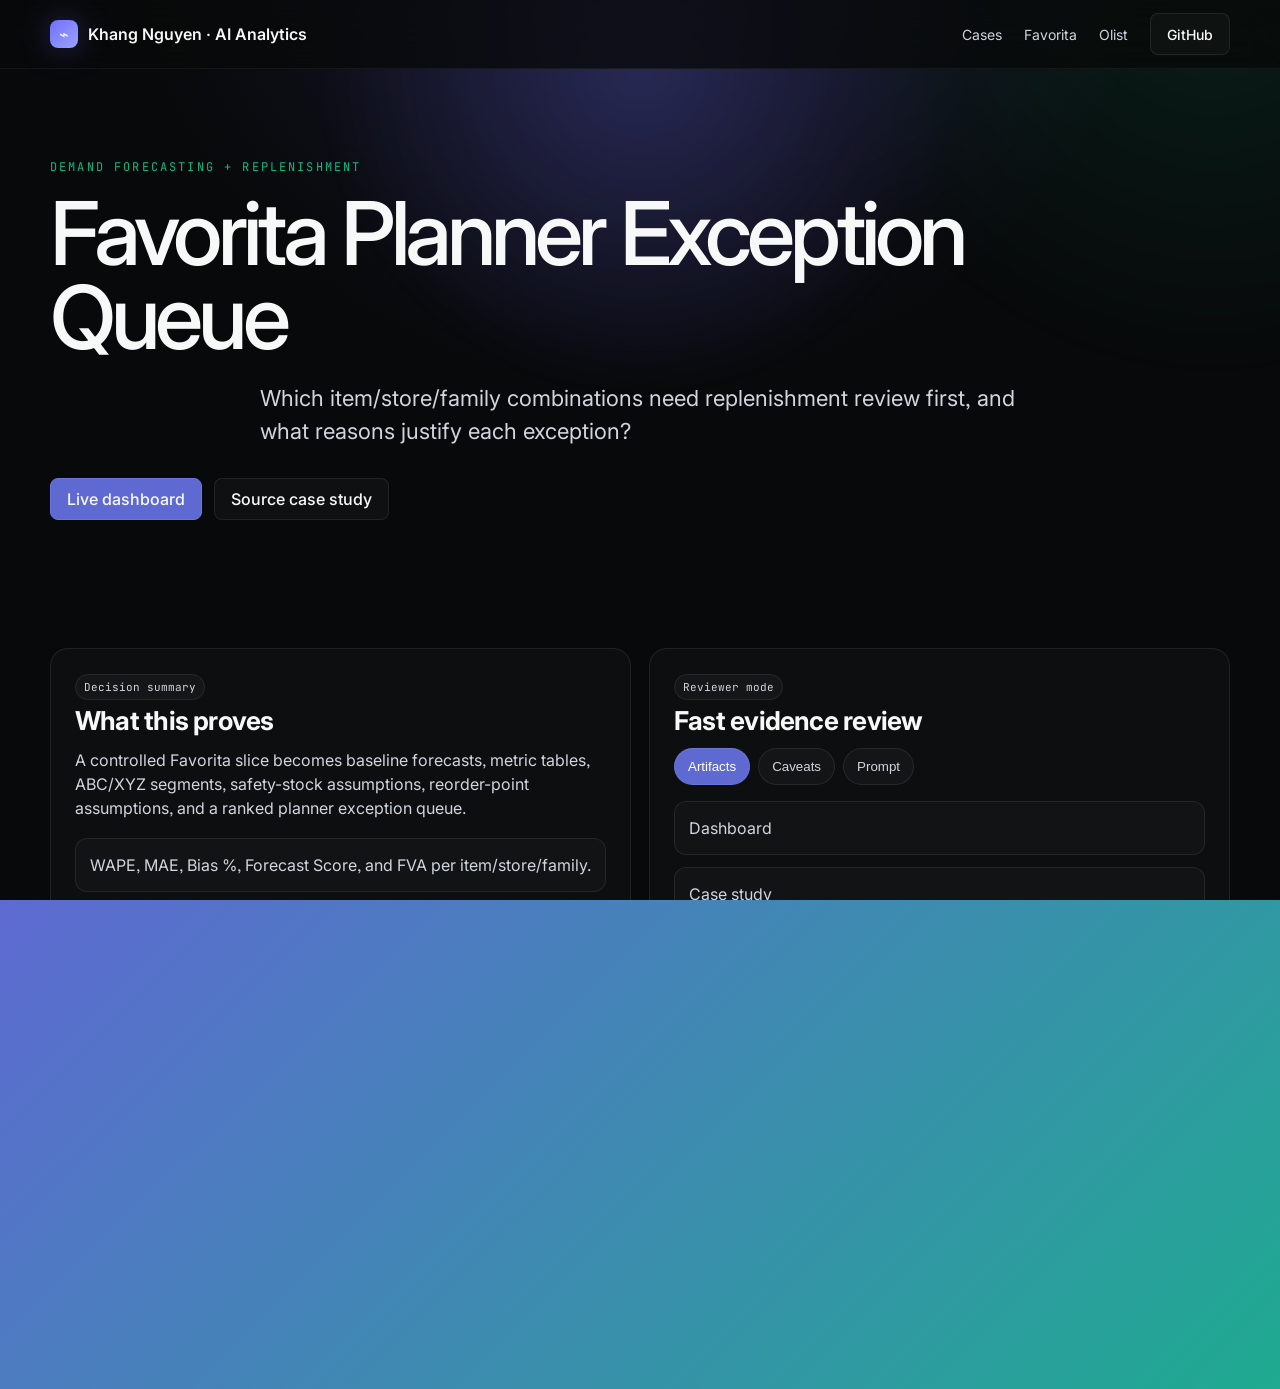
<file: docs/cases/favorita-planner-exception-queue/index.html>
<!doctype html><html lang="en"><head><meta charset="utf-8"><meta name="viewport" content="width=device-width,initial-scale=1"><link href="https://fonts.googleapis.com/css2?family=Inter:wght@300;400;500;600&family=JetBrains+Mono:wght@400;500&display=swap" rel="stylesheet"><title>Favorita Planner Exception Queue</title><style>
:root{--bg:#08090a;--panel:#0f1011;--surface:#191a1b;--surface2:#23252a;--fg:#f7f8f8;--muted:#8a8f98;--body:#d0d6e0;--border:rgba(255,255,255,.08);--hair:rgba(255,255,255,.05);--accent:#7170ff;--accent2:#10b981;--warn:#f59e0b;--font:'Inter',-apple-system,BlinkMacSystemFont,'Segoe UI',system-ui,sans-serif;--mono:'JetBrains Mono',ui-monospace,SFMono-Regular,Menlo,monospace}*{box-sizing:border-box}html{scroll-behavior:smooth}body{margin:0;background:radial-gradient(circle at 50% -10%,rgba(113,112,255,.18),transparent 32%),var(--bg);color:var(--fg);font-family:var(--font);font-feature-settings:'cv01','ss03';line-height:1.5}a{color:inherit;text-decoration:none}.wrap{width:min(1180px,calc(100% - 40px));margin:auto}.nav{position:sticky;top:0;z-index:20;background:rgba(8,9,10,.78);backdrop-filter:blur(18px);border-bottom:1px solid var(--hair)}.nav-in{height:68px;display:flex;align-items:center;justify-content:space-between}.brand{display:flex;gap:10px;align-items:center;font-weight:590}.mark{width:28px;height:28px;border-radius:8px;background:linear-gradient(135deg,var(--accent),#9aa2ff);display:grid;place-items:center;box-shadow:0 0 32px rgba(113,112,255,.35)}.links{display:flex;gap:22px;align-items:center;color:var(--body);font-size:14px}.btn{display:inline-flex;align-items:center;justify-content:center;gap:8px;min-height:42px;padding:0 16px;border:1px solid var(--border);border-radius:8px;background:rgba(255,255,255,.03);color:var(--fg);font-weight:510;cursor:pointer}.btn.primary{background:#5e6ad2;border-color:#6e76df}.btn:hover{background:rgba(255,255,255,.07)}.hero{padding:92px 0 54px;text-align:center}.kicker{font:12px/1 var(--mono);letter-spacing:.18em;text-transform:uppercase;color:var(--accent2);margin-bottom:18px}.hero h1{font-size:clamp(46px,7vw,88px);line-height:.96;letter-spacing:-.055em;margin:0 auto 22px;max-width:980px;font-weight:510}.lead{font-size:clamp(18px,2vw,22px);color:var(--body);max-width:760px;margin:0 auto 30px}.cta{display:flex;gap:12px;justify-content:center;flex-wrap:wrap}.console{margin:42px auto 0;max-width:980px;border:1px solid var(--border);border-radius:18px;background:linear-gradient(180deg,rgba(255,255,255,.05),rgba(255,255,255,.02));box-shadow:0 20px 80px rgba(0,0,0,.36);overflow:hidden;text-align:left}.bar{height:44px;border-bottom:1px solid var(--hair);display:flex;align-items:center;gap:8px;padding:0 16px;color:var(--muted);font:12px var(--mono)}.dot{width:10px;height:10px;border-radius:99px;background:#3e3e44}.dot:nth-child(1){background:#ff5f57}.dot:nth-child(2){background:#febc2e}.dot:nth-child(3){background:#28c840}.dash{display:grid;grid-template-columns:1.1fr .9fr;gap:1px;background:var(--hair)}.pane{background:#101113;padding:24px}.metric-grid{display:grid;grid-template-columns:repeat(3,1fr);gap:12px}.metric{border:1px solid var(--border);border-radius:12px;padding:16px;background:rgba(255,255,255,.025)}.metric b{display:block;font-size:24px;letter-spacing:-.04em}.metric span{font:12px var(--mono);color:var(--muted)}.queue{display:grid;gap:10px}.row{display:grid;grid-template-columns:90px 1fr auto;gap:12px;align-items:center;padding:12px;border:1px solid var(--border);border-radius:10px;background:rgba(255,255,255,.025);font-size:13px}.pill{font:11px var(--mono);color:var(--body);border:1px solid var(--border);border-radius:999px;padding:5px 8px;background:rgba(255,255,255,.03)}section{padding:74px 0}.section-head{display:flex;justify-content:space-between;gap:24px;align-items:end;margin-bottom:24px}.section-head h2{font-size:clamp(32px,4vw,52px);line-height:1;letter-spacing:-.04em;margin:0;font-weight:510}.section-head p{color:var(--muted);max-width:460px;margin:0}.cards{display:grid;grid-template-columns:repeat(2,1fr);gap:18px}.card{border:1px solid var(--border);border-radius:18px;background:rgba(255,255,255,.025);padding:24px;position:relative;overflow:hidden}.card h3{font-size:26px;line-height:1.1;letter-spacing:-.03em;margin:10px 0 12px}.card p{color:var(--body);margin:0 0 18px}.proof{display:flex;gap:8px;flex-wrap:wrap;margin:18px 0}.mini-chart{height:116px;border:1px solid var(--hair);border-radius:12px;background:linear-gradient(180deg,rgba(113,112,255,.12),transparent);display:flex;align-items:end;gap:8px;padding:12px}.barv{flex:1;background:linear-gradient(180deg,var(--accent),rgba(113,112,255,.28));border-radius:5px 5px 0 0;min-height:18px}.split{display:grid;grid-template-columns:.8fr 1.2fr;gap:18px}.steps{display:grid;gap:12px}.step{display:grid;grid-template-columns:42px 1fr;gap:14px;padding:16px;border:1px solid var(--border);border-radius:14px;background:rgba(255,255,255,.025)}.num{width:34px;height:34px;border-radius:10px;background:rgba(113,112,255,.16);display:grid;place-items:center;font:13px var(--mono);color:#c7cbff}.footer{border-top:1px solid var(--hair);padding:34px 0 48px;color:var(--muted);font-size:14px}.page-hero{text-align:left}.page-hero h1{max-width:920px;margin-left:0}.detail-grid{display:grid;grid-template-columns:1fr 1fr;gap:18px}.evidence-list{margin:0;padding:0;list-style:none;display:grid;gap:12px}.evidence-list li{padding:14px;border:1px solid var(--border);border-radius:12px;background:rgba(255,255,255,.025);color:var(--body)}.tabbar{display:flex;gap:8px;flex-wrap:wrap;margin-bottom:16px}.tab{border:1px solid var(--border);background:rgba(255,255,255,.03);color:var(--body);border-radius:999px;padding:10px 13px;cursor:pointer}.tab.active{background:#5e6ad2;color:white}.tab-panel{display:none}.tab-panel.active{display:block}.copybox{width:100%;min-height:116px;background:#0b0c0e;color:var(--body);border:1px solid var(--border);border-radius:12px;padding:14px;font:13px/1.55 var(--mono)}@media(max-width:820px){.links{display:none}.dash,.cards,.split,.detail-grid{grid-template-columns:1fr}.section-head{display:block}.metric-grid{grid-template-columns:1fr}.hero{padding-top:64px}.row{grid-template-columns:1fr}.wrap{width:min(100% - 28px,1180px)}}

/* Motion upgrade */
body::before{content:"";position:fixed;inset:-20%;pointer-events:none;z-index:-1;background:radial-gradient(circle at var(--mx,50%) var(--my,20%),rgba(113,112,255,.22),transparent 24%),radial-gradient(circle at 82% 12%,rgba(16,185,129,.12),transparent 22%);filter:blur(8px);transition:opacity .4s}body.is-loading main{opacity:0;transform:translateY(18px) scale(.985);filter:blur(10px)}main{opacity:1;transform:none;filter:none;transition:opacity .75s cubic-bezier(.2,.8,.2,1),transform .75s cubic-bezier(.2,.8,.2,1),filter .75s cubic-bezier(.2,.8,.2,1)}.hero h1,.lead,.cta,.console,.card,.step,.pane,.metric,.evidence-list li{will-change:transform,opacity}.reveal{opacity:0;transform:translateY(34px) scale(.98);filter:blur(8px)}.reveal.in{opacity:1;transform:none;filter:none;transition:opacity .8s cubic-bezier(.2,.8,.2,1),transform .8s cubic-bezier(.2,.8,.2,1),filter .8s cubic-bezier(.2,.8,.2,1);transition-delay:calc(var(--stagger,0)*70ms)}.card,.pane,.step,.metric{transition:transform .35s cubic-bezier(.2,.8,.2,1),border-color .35s,background .35s,box-shadow .35s}.card:hover,.pane:hover,.step:hover,.metric:hover{transform:translateY(-6px);border-color:rgba(113,112,255,.34);box-shadow:0 24px 80px rgba(0,0,0,.28),0 0 0 1px rgba(113,112,255,.08)}.card.tilt{transform:perspective(900px) rotateX(var(--rx,0deg)) rotateY(var(--ry,0deg)) translateY(-4px)}.btn{transition:transform .22s cubic-bezier(.2,.8,.2,1),background .22s,border-color .22s,box-shadow .22s}.btn:hover{transform:translateY(-2px);box-shadow:0 12px 34px rgba(113,112,255,.18)}.btn.primary:hover{box-shadow:0 18px 46px rgba(94,106,210,.32)}.barv{transform-origin:bottom;animation:barRise .9s cubic-bezier(.2,.8,.2,1) both;animation-delay:calc(var(--i,0)*90ms)}.barv:nth-child(1){--i:1}.barv:nth-child(2){--i:2}.barv:nth-child(3){--i:3}.barv:nth-child(4){--i:4}.barv:nth-child(5){--i:5}@keyframes barRise{from{transform:scaleY(.08);opacity:.35}to{transform:scaleY(1);opacity:1}}.row{transition:transform .28s,background .28s,border-color .28s}.row:hover{transform:translateX(8px);background:rgba(113,112,255,.08);border-color:rgba(113,112,255,.22)}.tab{transition:transform .2s,background .25s,color .25s}.tab:hover{transform:translateY(-2px)}.tab-panel{animation:panelIn .34s cubic-bezier(.2,.8,.2,1)}@keyframes panelIn{from{opacity:0;transform:translateY(10px);filter:blur(4px)}to{opacity:1;transform:none;filter:none}}.route-wipe{position:fixed;inset:0;z-index:999;background:linear-gradient(135deg,#5e6ad2,#10b981);transform:translateY(100%);pointer-events:none}.route-wipe.go{animation:wipe .62s cubic-bezier(.76,0,.24,1) forwards}@keyframes wipe{0%{transform:translateY(100%)}50%{transform:translateY(0)}100%{transform:translateY(-100%)}}@media(prefers-reduced-motion:reduce){*,*::before,*::after{animation:none!important;transition:none!important;scroll-behavior:auto!important}.reveal{opacity:1;transform:none;filter:none}}

</style></head><body><nav class="nav"><div class="wrap nav-in"><a class="brand" href="../../"><span class="mark">⌁</span><span>Khang Nguyen · AI Analytics</span></a><div class="links"><a href="../../#cases">Cases</a><a href="./">Favorita</a><a href="../olist-delivery-sla-risk/">Olist</a><a class="btn" href="https://github.com/im-khang/data-analytics-stuff">GitHub</a></div></div></nav>
<main><section class="hero page-hero"><div class="wrap"><div class="kicker">Demand forecasting + replenishment</div><h1>Favorita Planner Exception Queue</h1><p class="lead">Which item/store/family combinations need replenishment review first, and what reasons justify each exception?</p><div class="cta" style="justify-content:flex-start"><a class="btn primary" href="./">Live dashboard</a><a class="btn" href="https://github.com/im-khang/data-analytics-stuff/tree/master/case-studies/demand-forecasting-replenishment">Source case study</a></div></div></section><section><div class="wrap detail-grid"><article class="card"><span class="pill">Decision summary</span><h3>What this proves</h3><p>A controlled Favorita slice becomes baseline forecasts, metric tables, ABC/XYZ segments, safety-stock assumptions, reorder-point assumptions, and a ranked planner exception queue.</p><ul class="evidence-list"><li>WAPE, MAE, Bias %, Forecast Score, and FVA per item/store/family.</li><li>Planner queue ranked by demand volume, absolute bias, error, and variability.</li><li>Reason codes include high_volume, under_forecast_bias, over_forecast_bias, high_error, volatile_demand, and replenishment_risk.</li><li>Safety stock and reorder point are transparent planning assumptions, not purchase instructions.</li></ul></article><article class="card" data-tabs><span class="pill">Reviewer mode</span><h3>Fast evidence review</h3><div class="tabbar"><button class="tab active" data-target="panel1">Artifacts</button><button class="tab" data-target="panel2">Caveats</button><button class="tab" data-target="panel3">Prompt</button></div><div id="panel1" class="tab-panel active"><ul class="evidence-list"><li><a href="./">Dashboard</a></li><li><a href="https://github.com/im-khang/data-analytics-stuff/tree/master/case-studies/demand-forecasting-replenishment">Case study</a></li><li><a href="../../demand-forecasting-replenishment/assets/data/build_metadata.json">Build metadata</a></li><li><a href="https://github.com/im-khang/data-analytics-stuff/tree/master/case-studies/demand-forecasting-replenishment">Code</a></li></ul></div><div id="panel2" class="tab-panel"><p style="color:var(--body)">Claims stay bounded by available public data. Outputs are decision-support candidates, not automated operational instructions or unsupported causal proof.</p></div><div id="panel3" class="tab-panel"><textarea id="prompt" class="copybox">Ask me how I would redesign this case if stock-on-hand, supplier lead-time history, open purchase orders, and service-level targets were available.</textarea><p><button class="btn" data-copy="#prompt">Copy reviewer prompt</button></p></div></article></div></section></main><footer class="footer"><div class="wrap">Built as recruiter-facing live artifact: AI-assisted analysis, human-owned judgment, SQL/Python evidence, and caveat-safe decisions.</div></footer><script>document.body.classList.add('is-loading');requestAnimationFrame(()=>setTimeout(()=>document.body.classList.remove('is-loading'),80));const wipe=document.createElement('div');wipe.className='route-wipe';document.body.appendChild(wipe);document.addEventListener('pointermove',e=>{document.body.style.setProperty('--mx',e.clientX+'px');document.body.style.setProperty('--my',e.clientY+'px')},{passive:true});const revealEls=[...document.querySelectorAll('.hero h1,.lead,.cta,.console,.card,.step,.pane,.metric,.evidence-list li')];revealEls.forEach((el,i)=>{el.classList.add('reveal');el.style.setProperty('--stagger',Math.min(i%6,5))});const io=new IntersectionObserver(entries=>entries.forEach(entry=>{if(entry.isIntersecting){entry.target.classList.add('in');io.unobserve(entry.target)}}),{threshold:.14,rootMargin:'0px 0px -8% 0px'});revealEls.forEach(el=>io.observe(el));document.querySelectorAll('.card').forEach(card=>{card.addEventListener('pointermove',e=>{const r=card.getBoundingClientRect();const x=(e.clientX-r.left)/r.width-.5;const y=(e.clientY-r.top)/r.height-.5;card.classList.add('tilt');card.style.setProperty('--ry',(x*5).toFixed(2)+'deg');card.style.setProperty('--rx',(-y*5).toFixed(2)+'deg')});card.addEventListener('pointerleave',()=>{card.classList.remove('tilt');card.style.removeProperty('--rx');card.style.removeProperty('--ry')})});document.querySelectorAll('a[href$=".html"]').forEach(a=>a.addEventListener('click',e=>{if(e.metaKey||e.ctrlKey||e.shiftKey||e.altKey)return;const href=a.getAttribute('href');if(!href||href.startsWith('#'))return;e.preventDefault();wipe.classList.add('go');setTimeout(()=>location.href=href,360)}));document.querySelectorAll('[data-tabs]').forEach(function(scope){const tabs=scope.querySelectorAll('.tab');const panels=scope.querySelectorAll('.tab-panel');tabs.forEach(tab=>tab.addEventListener('click',()=>{tabs.forEach(t=>t.classList.remove('active'));panels.forEach(p=>p.classList.remove('active'));tab.classList.add('active');const panel=scope.querySelector('#'+tab.dataset.target);if(panel)panel.classList.add('active')}))});document.querySelectorAll('[data-copy]').forEach(btn=>btn.addEventListener('click',()=>{const el=document.querySelector(btn.dataset.copy);navigator.clipboard&&el&&navigator.clipboard.writeText(el.value);btn.textContent='Copied';btn.animate([{transform:'scale(1)'},{transform:'scale(1.06)'},{transform:'scale(1)'}],{duration:260,easing:'cubic-bezier(.2,.8,.2,1)'});setTimeout(()=>btn.textContent='Copy reviewer prompt',1200)}));</script></body></html>
</file>
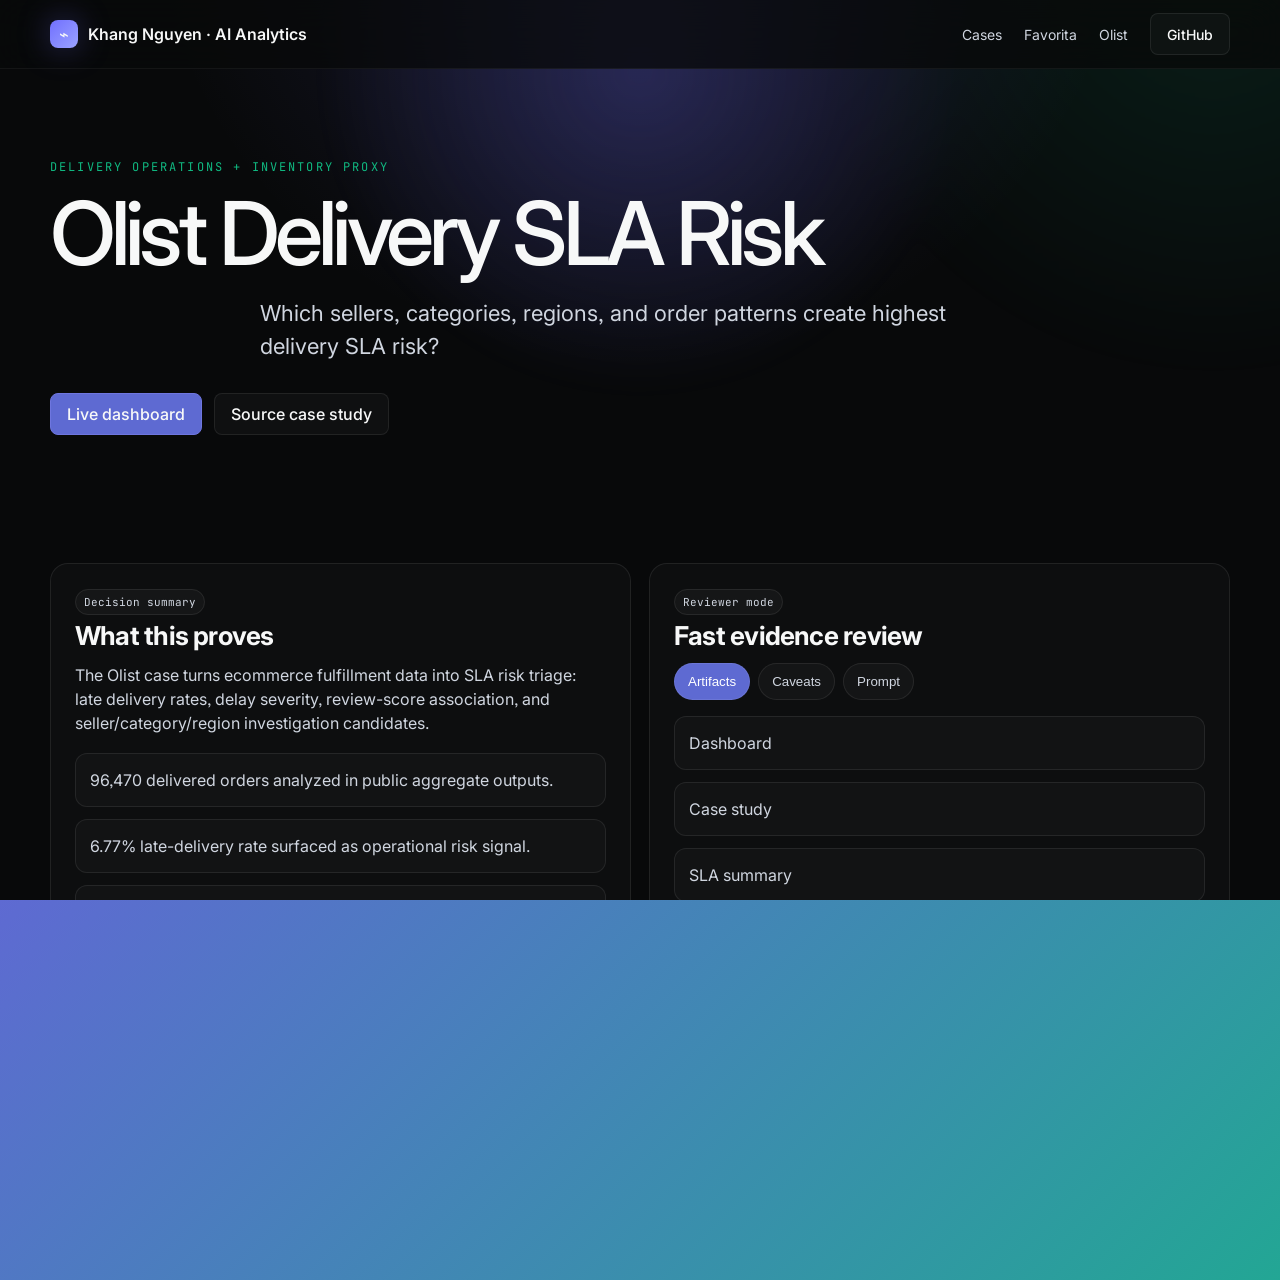
<file: docs/cases/olist-delivery-sla-risk/index.html>
<!doctype html><html lang="en"><head><meta charset="utf-8"><meta name="viewport" content="width=device-width,initial-scale=1"><link href="https://fonts.googleapis.com/css2?family=Inter:wght@300;400;500;600&family=JetBrains+Mono:wght@400;500&display=swap" rel="stylesheet"><title>Olist Delivery SLA Risk</title><style>
:root{--bg:#08090a;--panel:#0f1011;--surface:#191a1b;--surface2:#23252a;--fg:#f7f8f8;--muted:#8a8f98;--body:#d0d6e0;--border:rgba(255,255,255,.08);--hair:rgba(255,255,255,.05);--accent:#7170ff;--accent2:#10b981;--warn:#f59e0b;--font:'Inter',-apple-system,BlinkMacSystemFont,'Segoe UI',system-ui,sans-serif;--mono:'JetBrains Mono',ui-monospace,SFMono-Regular,Menlo,monospace}*{box-sizing:border-box}html{scroll-behavior:smooth}body{margin:0;background:radial-gradient(circle at 50% -10%,rgba(113,112,255,.18),transparent 32%),var(--bg);color:var(--fg);font-family:var(--font);font-feature-settings:'cv01','ss03';line-height:1.5}a{color:inherit;text-decoration:none}.wrap{width:min(1180px,calc(100% - 40px));margin:auto}.nav{position:sticky;top:0;z-index:20;background:rgba(8,9,10,.78);backdrop-filter:blur(18px);border-bottom:1px solid var(--hair)}.nav-in{height:68px;display:flex;align-items:center;justify-content:space-between}.brand{display:flex;gap:10px;align-items:center;font-weight:590}.mark{width:28px;height:28px;border-radius:8px;background:linear-gradient(135deg,var(--accent),#9aa2ff);display:grid;place-items:center;box-shadow:0 0 32px rgba(113,112,255,.35)}.links{display:flex;gap:22px;align-items:center;color:var(--body);font-size:14px}.btn{display:inline-flex;align-items:center;justify-content:center;gap:8px;min-height:42px;padding:0 16px;border:1px solid var(--border);border-radius:8px;background:rgba(255,255,255,.03);color:var(--fg);font-weight:510;cursor:pointer}.btn.primary{background:#5e6ad2;border-color:#6e76df}.btn:hover{background:rgba(255,255,255,.07)}.hero{padding:92px 0 54px;text-align:center}.kicker{font:12px/1 var(--mono);letter-spacing:.18em;text-transform:uppercase;color:var(--accent2);margin-bottom:18px}.hero h1{font-size:clamp(46px,7vw,88px);line-height:.96;letter-spacing:-.055em;margin:0 auto 22px;max-width:980px;font-weight:510}.lead{font-size:clamp(18px,2vw,22px);color:var(--body);max-width:760px;margin:0 auto 30px}.cta{display:flex;gap:12px;justify-content:center;flex-wrap:wrap}.console{margin:42px auto 0;max-width:980px;border:1px solid var(--border);border-radius:18px;background:linear-gradient(180deg,rgba(255,255,255,.05),rgba(255,255,255,.02));box-shadow:0 20px 80px rgba(0,0,0,.36);overflow:hidden;text-align:left}.bar{height:44px;border-bottom:1px solid var(--hair);display:flex;align-items:center;gap:8px;padding:0 16px;color:var(--muted);font:12px var(--mono)}.dot{width:10px;height:10px;border-radius:99px;background:#3e3e44}.dot:nth-child(1){background:#ff5f57}.dot:nth-child(2){background:#febc2e}.dot:nth-child(3){background:#28c840}.dash{display:grid;grid-template-columns:1.1fr .9fr;gap:1px;background:var(--hair)}.pane{background:#101113;padding:24px}.metric-grid{display:grid;grid-template-columns:repeat(3,1fr);gap:12px}.metric{border:1px solid var(--border);border-radius:12px;padding:16px;background:rgba(255,255,255,.025)}.metric b{display:block;font-size:24px;letter-spacing:-.04em}.metric span{font:12px var(--mono);color:var(--muted)}.queue{display:grid;gap:10px}.row{display:grid;grid-template-columns:90px 1fr auto;gap:12px;align-items:center;padding:12px;border:1px solid var(--border);border-radius:10px;background:rgba(255,255,255,.025);font-size:13px}.pill{font:11px var(--mono);color:var(--body);border:1px solid var(--border);border-radius:999px;padding:5px 8px;background:rgba(255,255,255,.03)}section{padding:74px 0}.section-head{display:flex;justify-content:space-between;gap:24px;align-items:end;margin-bottom:24px}.section-head h2{font-size:clamp(32px,4vw,52px);line-height:1;letter-spacing:-.04em;margin:0;font-weight:510}.section-head p{color:var(--muted);max-width:460px;margin:0}.cards{display:grid;grid-template-columns:repeat(2,1fr);gap:18px}.card{border:1px solid var(--border);border-radius:18px;background:rgba(255,255,255,.025);padding:24px;position:relative;overflow:hidden}.card h3{font-size:26px;line-height:1.1;letter-spacing:-.03em;margin:10px 0 12px}.card p{color:var(--body);margin:0 0 18px}.proof{display:flex;gap:8px;flex-wrap:wrap;margin:18px 0}.mini-chart{height:116px;border:1px solid var(--hair);border-radius:12px;background:linear-gradient(180deg,rgba(113,112,255,.12),transparent);display:flex;align-items:end;gap:8px;padding:12px}.barv{flex:1;background:linear-gradient(180deg,var(--accent),rgba(113,112,255,.28));border-radius:5px 5px 0 0;min-height:18px}.split{display:grid;grid-template-columns:.8fr 1.2fr;gap:18px}.steps{display:grid;gap:12px}.step{display:grid;grid-template-columns:42px 1fr;gap:14px;padding:16px;border:1px solid var(--border);border-radius:14px;background:rgba(255,255,255,.025)}.num{width:34px;height:34px;border-radius:10px;background:rgba(113,112,255,.16);display:grid;place-items:center;font:13px var(--mono);color:#c7cbff}.footer{border-top:1px solid var(--hair);padding:34px 0 48px;color:var(--muted);font-size:14px}.page-hero{text-align:left}.page-hero h1{max-width:920px;margin-left:0}.detail-grid{display:grid;grid-template-columns:1fr 1fr;gap:18px}.evidence-list{margin:0;padding:0;list-style:none;display:grid;gap:12px}.evidence-list li{padding:14px;border:1px solid var(--border);border-radius:12px;background:rgba(255,255,255,.025);color:var(--body)}.tabbar{display:flex;gap:8px;flex-wrap:wrap;margin-bottom:16px}.tab{border:1px solid var(--border);background:rgba(255,255,255,.03);color:var(--body);border-radius:999px;padding:10px 13px;cursor:pointer}.tab.active{background:#5e6ad2;color:white}.tab-panel{display:none}.tab-panel.active{display:block}.copybox{width:100%;min-height:116px;background:#0b0c0e;color:var(--body);border:1px solid var(--border);border-radius:12px;padding:14px;font:13px/1.55 var(--mono)}@media(max-width:820px){.links{display:none}.dash,.cards,.split,.detail-grid{grid-template-columns:1fr}.section-head{display:block}.metric-grid{grid-template-columns:1fr}.hero{padding-top:64px}.row{grid-template-columns:1fr}.wrap{width:min(100% - 28px,1180px)}}

/* Motion upgrade */
body::before{content:"";position:fixed;inset:-20%;pointer-events:none;z-index:-1;background:radial-gradient(circle at var(--mx,50%) var(--my,20%),rgba(113,112,255,.22),transparent 24%),radial-gradient(circle at 82% 12%,rgba(16,185,129,.12),transparent 22%);filter:blur(8px);transition:opacity .4s}body.is-loading main{opacity:0;transform:translateY(18px) scale(.985);filter:blur(10px)}main{opacity:1;transform:none;filter:none;transition:opacity .75s cubic-bezier(.2,.8,.2,1),transform .75s cubic-bezier(.2,.8,.2,1),filter .75s cubic-bezier(.2,.8,.2,1)}.hero h1,.lead,.cta,.console,.card,.step,.pane,.metric,.evidence-list li{will-change:transform,opacity}.reveal{opacity:0;transform:translateY(34px) scale(.98);filter:blur(8px)}.reveal.in{opacity:1;transform:none;filter:none;transition:opacity .8s cubic-bezier(.2,.8,.2,1),transform .8s cubic-bezier(.2,.8,.2,1),filter .8s cubic-bezier(.2,.8,.2,1);transition-delay:calc(var(--stagger,0)*70ms)}.card,.pane,.step,.metric{transition:transform .35s cubic-bezier(.2,.8,.2,1),border-color .35s,background .35s,box-shadow .35s}.card:hover,.pane:hover,.step:hover,.metric:hover{transform:translateY(-6px);border-color:rgba(113,112,255,.34);box-shadow:0 24px 80px rgba(0,0,0,.28),0 0 0 1px rgba(113,112,255,.08)}.card.tilt{transform:perspective(900px) rotateX(var(--rx,0deg)) rotateY(var(--ry,0deg)) translateY(-4px)}.btn{transition:transform .22s cubic-bezier(.2,.8,.2,1),background .22s,border-color .22s,box-shadow .22s}.btn:hover{transform:translateY(-2px);box-shadow:0 12px 34px rgba(113,112,255,.18)}.btn.primary:hover{box-shadow:0 18px 46px rgba(94,106,210,.32)}.barv{transform-origin:bottom;animation:barRise .9s cubic-bezier(.2,.8,.2,1) both;animation-delay:calc(var(--i,0)*90ms)}.barv:nth-child(1){--i:1}.barv:nth-child(2){--i:2}.barv:nth-child(3){--i:3}.barv:nth-child(4){--i:4}.barv:nth-child(5){--i:5}@keyframes barRise{from{transform:scaleY(.08);opacity:.35}to{transform:scaleY(1);opacity:1}}.row{transition:transform .28s,background .28s,border-color .28s}.row:hover{transform:translateX(8px);background:rgba(113,112,255,.08);border-color:rgba(113,112,255,.22)}.tab{transition:transform .2s,background .25s,color .25s}.tab:hover{transform:translateY(-2px)}.tab-panel{animation:panelIn .34s cubic-bezier(.2,.8,.2,1)}@keyframes panelIn{from{opacity:0;transform:translateY(10px);filter:blur(4px)}to{opacity:1;transform:none;filter:none}}.route-wipe{position:fixed;inset:0;z-index:999;background:linear-gradient(135deg,#5e6ad2,#10b981);transform:translateY(100%);pointer-events:none}.route-wipe.go{animation:wipe .62s cubic-bezier(.76,0,.24,1) forwards}@keyframes wipe{0%{transform:translateY(100%)}50%{transform:translateY(0)}100%{transform:translateY(-100%)}}@media(prefers-reduced-motion:reduce){*,*::before,*::after{animation:none!important;transition:none!important;scroll-behavior:auto!important}.reveal{opacity:1;transform:none;filter:none}}

</style></head><body><nav class="nav"><div class="wrap nav-in"><a class="brand" href="../../"><span class="mark">⌁</span><span>Khang Nguyen · AI Analytics</span></a><div class="links"><a href="../../#cases">Cases</a><a href="../favorita-planner-exception-queue/">Favorita</a><a href="./">Olist</a><a class="btn" href="https://github.com/im-khang/data-analytics-stuff">GitHub</a></div></div></nav>
<main><section class="hero page-hero"><div class="wrap"><div class="kicker">Delivery operations + inventory proxy</div><h1>Olist Delivery SLA Risk</h1><p class="lead">Which sellers, categories, regions, and order patterns create highest delivery SLA risk?</p><div class="cta" style="justify-content:flex-start"><a class="btn primary" href="./">Live dashboard</a><a class="btn" href="https://github.com/im-khang/data-analytics-stuff/blob/master/case-studies/inventory-stockout-overstock-analysis/README.md">Source case study</a></div></div></section><section><div class="wrap detail-grid"><article class="card"><span class="pill">Decision summary</span><h3>What this proves</h3><p>The Olist case turns ecommerce fulfillment data into SLA risk triage: late delivery rates, delay severity, review-score association, and seller/category/region investigation candidates.</p><ul class="evidence-list"><li>96,470 delivered orders analyzed in public aggregate outputs.</li><li>6.77% late-delivery rate surfaced as operational risk signal.</li><li>Seller/category/customer-region combinations prioritized for investigation.</li><li>Inventory risk is framed as proxy analysis because Olist lacks stock-on-hand, replenishment, warehouse availability, purchase orders, or backorder fields.</li></ul></article><article class="card" data-tabs><span class="pill">Reviewer mode</span><h3>Fast evidence review</h3><div class="tabbar"><button class="tab active" data-target="panel1">Artifacts</button><button class="tab" data-target="panel2">Caveats</button><button class="tab" data-target="panel3">Prompt</button></div><div id="panel1" class="tab-panel active"><ul class="evidence-list"><li><a href="./">Dashboard</a></li><li><a href="https://github.com/im-khang/data-analytics-stuff/blob/master/case-studies/inventory-stockout-overstock-analysis/README.md">Case study</a></li><li><a href="https://github.com/im-khang/data-analytics-stuff/blob/master/case-studies/inventory-stockout-overstock-analysis/artifacts/delivery-sla-summary.md">SLA summary</a></li><li><a href="https://github.com/im-khang/data-analytics-stuff/blob/master/case-studies/inventory-stockout-overstock-analysis/artifacts/seller-category-region-risk.md">Candidate ranking</a></li></ul></div><div id="panel2" class="tab-panel"><p style="color:var(--body)">Claims stay bounded by available public data. Outputs are decision-support candidates, not automated operational instructions or unsupported causal proof.</p></div><div id="panel3" class="tab-panel"><textarea id="prompt" class="copybox">Ask me which claims are safe from public marketplace data, and which need carrier scans, inventory snapshots, supplier constraints, or warehouse capacity data before action.</textarea><p><button class="btn" data-copy="#prompt">Copy reviewer prompt</button></p></div></article></div></section></main><footer class="footer"><div class="wrap">Built as recruiter-facing live artifact: AI-assisted analysis, human-owned judgment, SQL/Python evidence, and caveat-safe decisions.</div></footer><script>document.body.classList.add('is-loading');requestAnimationFrame(()=>setTimeout(()=>document.body.classList.remove('is-loading'),80));const wipe=document.createElement('div');wipe.className='route-wipe';document.body.appendChild(wipe);document.addEventListener('pointermove',e=>{document.body.style.setProperty('--mx',e.clientX+'px');document.body.style.setProperty('--my',e.clientY+'px')},{passive:true});const revealEls=[...document.querySelectorAll('.hero h1,.lead,.cta,.console,.card,.step,.pane,.metric,.evidence-list li')];revealEls.forEach((el,i)=>{el.classList.add('reveal');el.style.setProperty('--stagger',Math.min(i%6,5))});const io=new IntersectionObserver(entries=>entries.forEach(entry=>{if(entry.isIntersecting){entry.target.classList.add('in');io.unobserve(entry.target)}}),{threshold:.14,rootMargin:'0px 0px -8% 0px'});revealEls.forEach(el=>io.observe(el));document.querySelectorAll('.card').forEach(card=>{card.addEventListener('pointermove',e=>{const r=card.getBoundingClientRect();const x=(e.clientX-r.left)/r.width-.5;const y=(e.clientY-r.top)/r.height-.5;card.classList.add('tilt');card.style.setProperty('--ry',(x*5).toFixed(2)+'deg');card.style.setProperty('--rx',(-y*5).toFixed(2)+'deg')});card.addEventListener('pointerleave',()=>{card.classList.remove('tilt');card.style.removeProperty('--rx');card.style.removeProperty('--ry')})});document.querySelectorAll('a[href$=".html"]').forEach(a=>a.addEventListener('click',e=>{if(e.metaKey||e.ctrlKey||e.shiftKey||e.altKey)return;const href=a.getAttribute('href');if(!href||href.startsWith('#'))return;e.preventDefault();wipe.classList.add('go');setTimeout(()=>location.href=href,360)}));document.querySelectorAll('[data-tabs]').forEach(function(scope){const tabs=scope.querySelectorAll('.tab');const panels=scope.querySelectorAll('.tab-panel');tabs.forEach(tab=>tab.addEventListener('click',()=>{tabs.forEach(t=>t.classList.remove('active'));panels.forEach(p=>p.classList.remove('active'));tab.classList.add('active');const panel=scope.querySelector('#'+tab.dataset.target);if(panel)panel.classList.add('active')}))});document.querySelectorAll('[data-copy]').forEach(btn=>btn.addEventListener('click',()=>{const el=document.querySelector(btn.dataset.copy);navigator.clipboard&&el&&navigator.clipboard.writeText(el.value);btn.textContent='Copied';btn.animate([{transform:'scale(1)'},{transform:'scale(1.06)'},{transform:'scale(1)'}],{duration:260,easing:'cubic-bezier(.2,.8,.2,1)'});setTimeout(()=>btn.textContent='Copy reviewer prompt',1200)}));</script></body></html>
</file>
